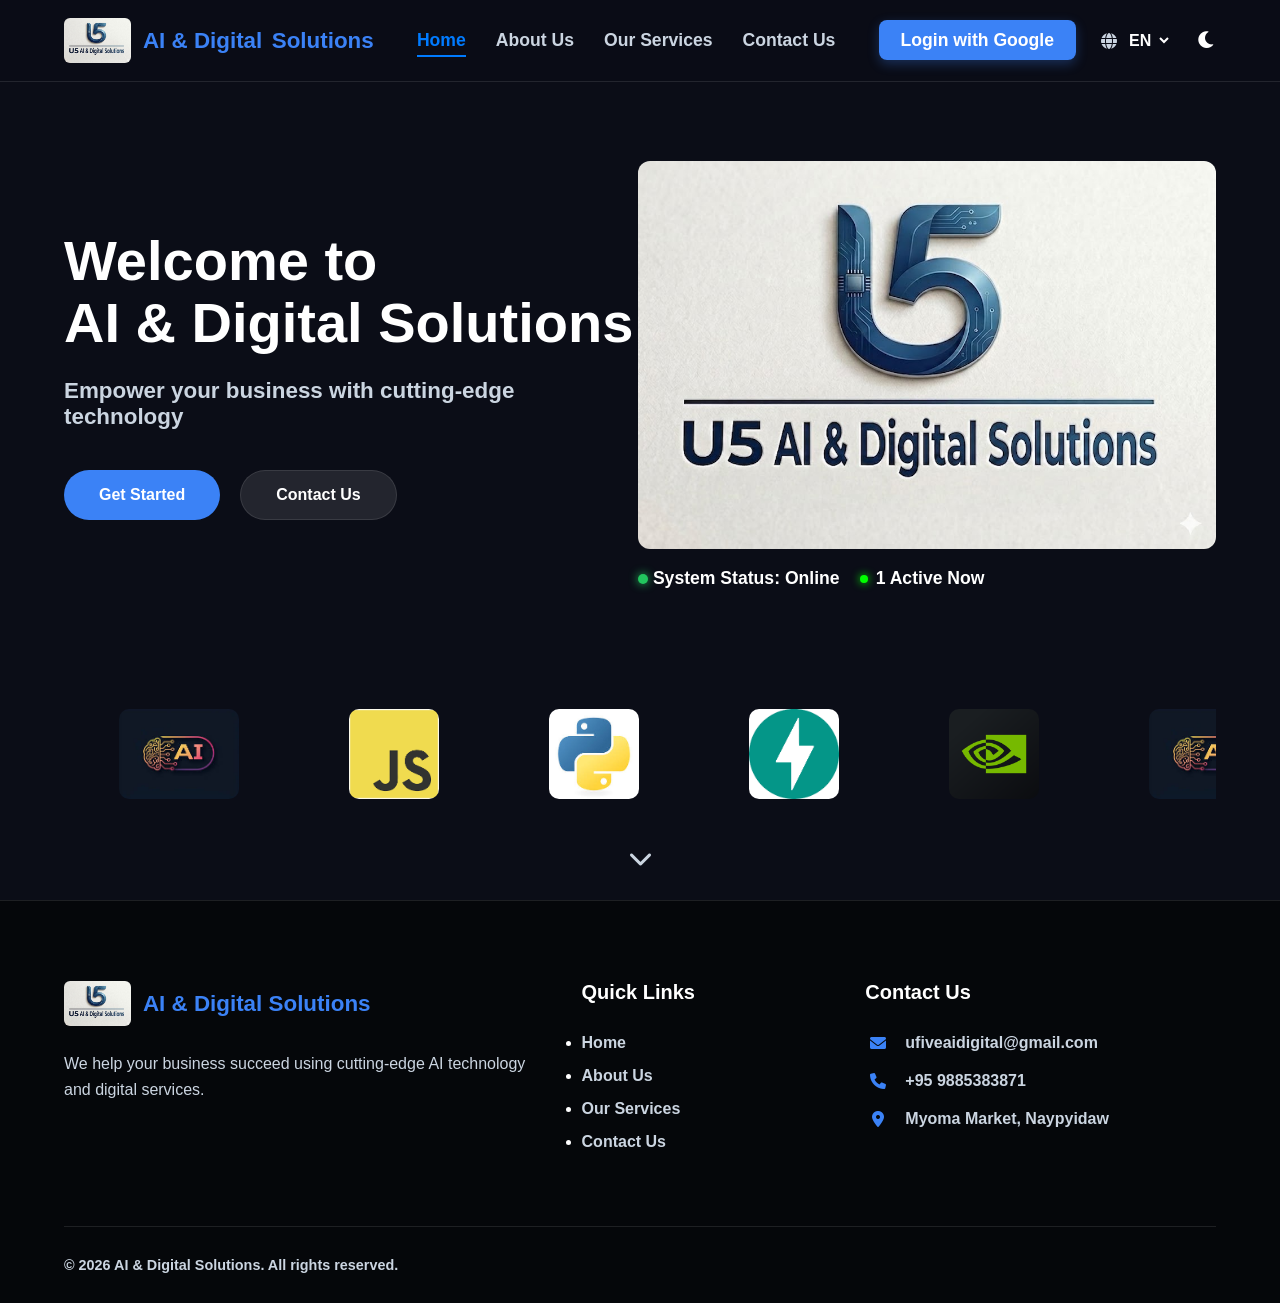
<file: frontend/index.html>
<!DOCTYPE html>
<html lang="en">

<head>
    <meta name="google-site-verification" content="KtznoveH_Ks75Y1Il6AUZqgLiiRJidvCN3mZPEbUOZA" />
    <meta charset="UTF-8">
    <meta name="viewport" content="width=device-width, initial-scale=1.0">
    <title>AI & DIGITAL SOLUTIONS | Home</title>
    <script src="https://accounts.google.com/gsi/client" async defer></script>
    <link rel="stylesheet" href="style.css">
    <link rel="stylesheet" href="https://cdnjs.cloudflare.com/ajax/libs/font-awesome/6.0.0/css/all.min.css">
</head>

<body data-theme="dark">
    <nav class="navbar">
        <div class="logo-container">
            <img src="logo.png" alt="Agency Logo" class="agency-logo-small">
            <div class="logo-text">
                <span class="brand-name">AI & Digital</span>
                <span class="brand-tagline">Solutions</span>
            </div>
        </div>

        <ul class="nav-links">


            <li><a href="#home" data-key="nav-home" class="active">Home</a></li>
            <li><a href="about.html" data-key="nav-about">About Us</a></li>
            <li><a href="services.html" data-key="nav-services">Our Services</a></li>
            <li><a href="contact.html" data-key="nav-contact">Contact Us</a></li>
        </ul>

        <div class="nav-extras">
            <div id="nav-auth-container"></div>
            <div class="language-selector">
                <i class="fas fa-globe"></i>
                <select id="lang-switch">
                    <option value="en">EN</option>
                    <option value="mm">MM</option>
                </select>
            </div>
            <button id="theme-toggle"><i class="fas fa-moon" id="theme-icon"></i></button>
        </div>
    </nav>

    <section id="home" class="hero">
        <div class="hero-container">
            <div class="hero-left">
                <h1 class="hero-title" data-key="home-title">Welcome to <br> AI & Digital Solutions</h1>
                <p class="hero-subtitle" data-key="home-subtitle">Empower your business with cutting-edge technology</p>
                <div class="hero-btns">
                    <a href="services.html" class="btn-get-started" data-key="btn-get-started">
                        Login with Google <i class="fas fa-arrow-right"></i>
                    </a>
                    <a href="contact.html" class="btn-contact-us" data-key="btn-contact">Contact Us</a>
                </div>
            </div>

            <div class="hero-right">
                <div class="feature-image-wrapper">
                    <img src="logo.png" alt="Feature Logo" class="agency-logo-large">

                    <div class="system-status-container">
                        <div class="system-status">
                            <span class="dot"></span> System Status: Online
                        </div>

                        <div class="status-item active-users-item">
                            <span class="blink-green-dot"></span>
                            <span><b id="active-user-count">1</b> Active Now</span>
                        </div>
                    </div>
                </div>
            </div>
        </div>
        <div class="logos-container">
            <div class="logos-wrapper">
                <div class="logos-slide">
                    <img src="assets/logos/ai.jpg" alt="AI">
                    <img src="assets/logos/js.png" alt="JS">
                    <img src="assets/logos/python.jpg" alt="Python">
                    <img src="assets/logos/fastapi.png" alt="FastAPI">
                    <img src="assets/logos/nvidia.png" alt="NVIDIA">
                </div>
                <div class="logos-slide">
                    <img src="assets/logos/ai.jpg" alt="AI">
                    <img src="assets/logos/js.png" alt="JS">
                    <img src="assets/logos/python.jpg" alt="Python">
                    <img src="assets/logos/fastapi.png" alt="FastAPI">
                    <img src="assets/logos/nvidia.png" alt="NVIDIA">
                </div>
            </div>
        </div>

        <i class="fas fa-chevron-down scroll-down-icon"></i>
    </section>

    <footer class="footer">
        <div class="footer-container">
            <div class="footer-about">
                <div class="footer-logo">
                    <img src="logo.png" alt="Logo">
                    <span>AI & Digital Solutions</span>
                </div>
                <p data-key="footer-desc">ကျွန်ုပ်တို့သည် ခေတ်မီဆန်းသစ်သော AI နည်းပညာများနှင့် Digital
                    ဝန်ဆောင်မှုများကို အသုံးပြု၍ သင့်လုပ်ငန်းများကို အကောင်းဆုံး ကူညီဆောင်ရွက်ပေးနေပါသည်။</p>
            </div>
            <div class="footer-links">
                <h3 data-key="footer-quick-links">Quick Links</h3>
                <ul>
                    <li><a href="index.html" data-key="nav-home">Home</a></li>
                    <li><a href="about.html" data-key="nav-about">About Us</a></li>
                    <li><a href="services.html" data-key="nav-services">Services</a></li>
                    <li><a href="contact.html" data-key="nav-contact">Contact Us</a></li>
                </ul>
            </div>
            <div class="footer-contact">
                <h3 data-key="footer-contact-title">Contact Us</h3>
                <div class="contact-item">
                    <i class="fas fa-envelope"></i>
                    <span>ufiveaidigital@gmail.com</span>
                </div>
                <div class="contact-item">
                    <i class="fas fa-phone"></i>
                    <span>+95 9885383871</span>
                </div>
                <div class="contact-item">
                    <i class="fas fa-location-dot"></i>
                    <span>Myoma Market, Naypyidaw</span>
                </div>
            </div>
        </div>
        <div class="footer-bottom">
            <p>&copy; 2026 AI & Digital Solutions. All rights reserved.</p>
        </div>
    </footer>

    <div id="auth-modal" class="modal" style="display:none;">
        <div class="modal-content">
            <span class="close-modal" id="close-auth-modal">&times;</span>
            <h2 style="margin-top:20px;">Welcome</h2>
            <p id="auth-modal-desc" style="color:#666; margin-bottom:20px;">Welcome to AI & DIGITAL SOLUTIONS. Please
                sign in to continue.</p>
            <div class="auth-options" style="display:flex; justify-content:center;">
                <div id="google-login-btn"></div>
            </div>
        </div>
    </div>

    <script src="script.js"></script>
</body>

</html>
</file>
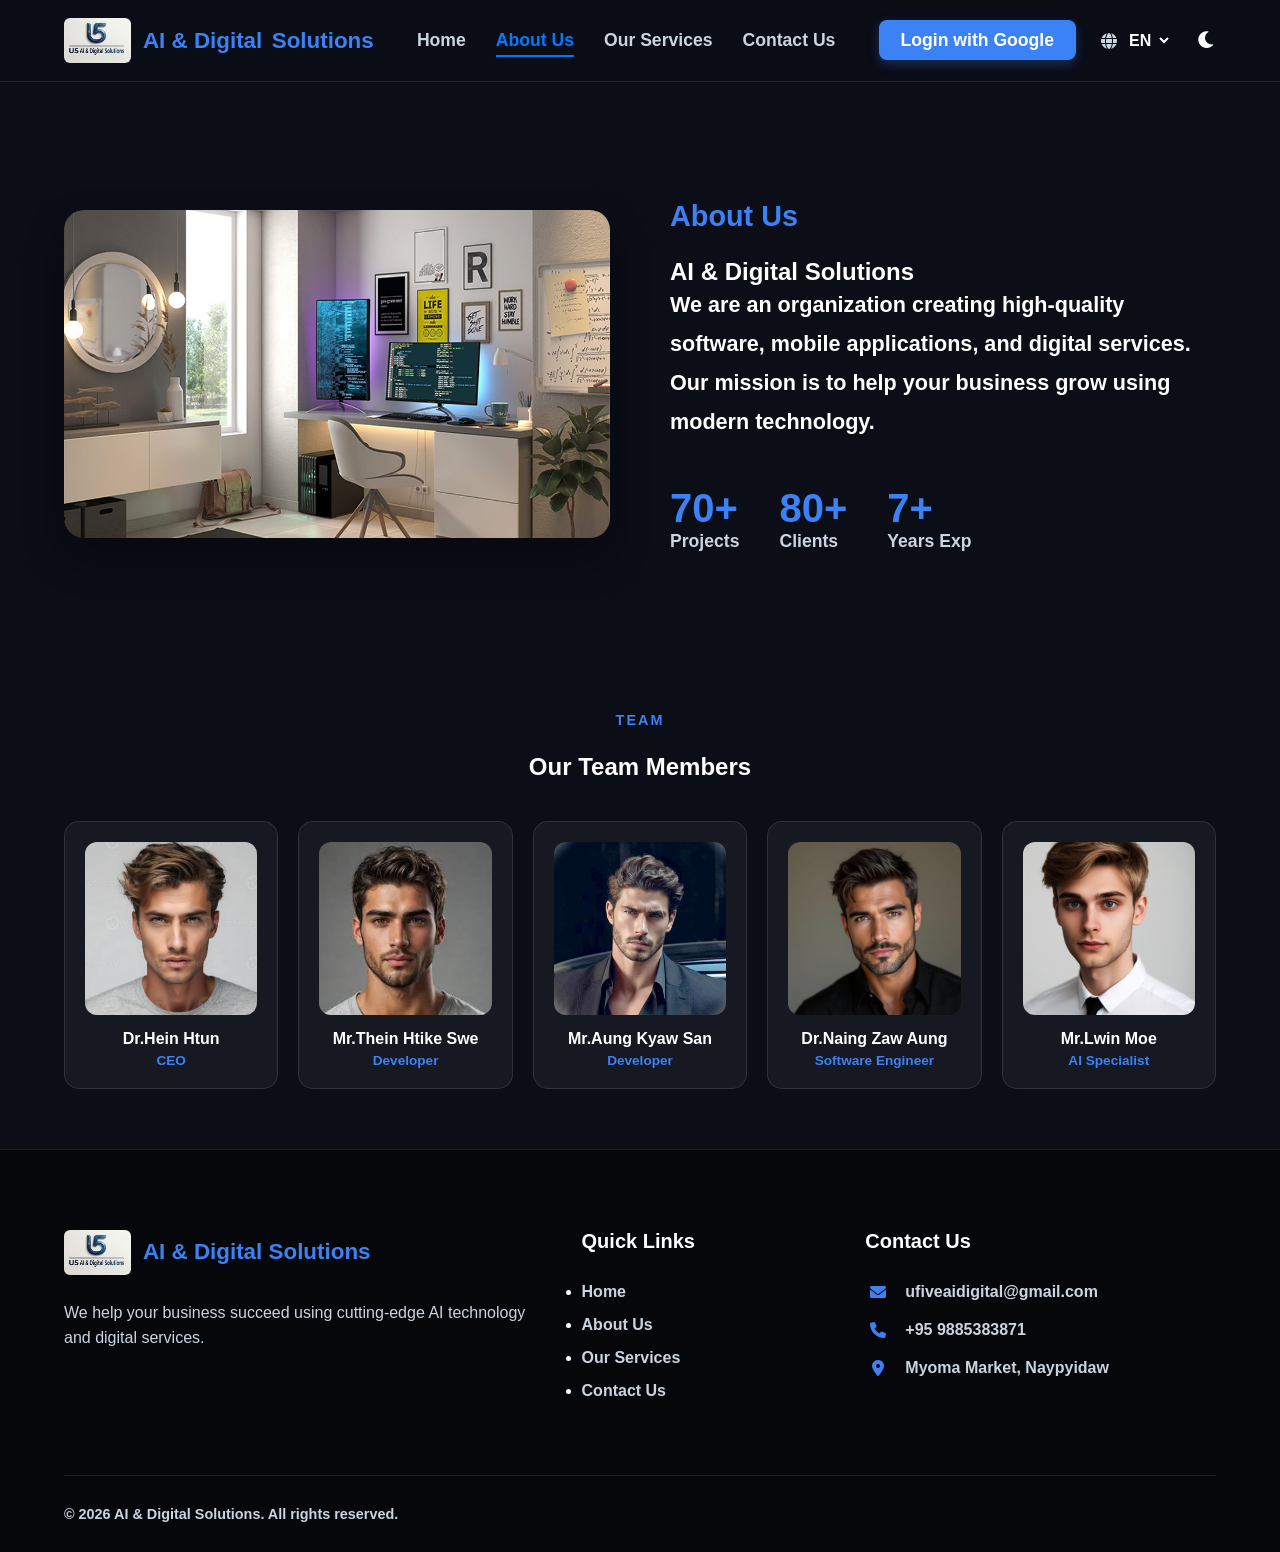
<file: frontend/about.html>
<!DOCTYPE html>
<html lang="en">

<head>
    <meta charset="UTF-8">
    <meta name="viewport" content="width=device-width, initial-scale=1.0">
    <title>About Us | AI & Digital Solutions</title>
    <script src="https://accounts.google.com/gsi/client" async defer></script>
    <link rel="stylesheet" href="style.css">
    <link rel="stylesheet" href="https://cdnjs.cloudflare.com/ajax/libs/font-awesome/6.0.0/css/all.min.css">
    <style>
        .about-page-content {
            padding-top: 100px;
            min-height: 80vh;
        }
    </style>
</head>

<body data-theme="dark">
    <nav class="navbar">
        <div class="logo-container">
            <img src="logo.png" alt="Agency Logo" class="agency-logo-small">
            <div class="logo-text">
                <span class="brand-name">AI & Digital</span>
                <span class="brand-tagline">Solutions</span>
            </div>
        </div>

        <ul class="nav-links">
            <li><a href="index.html" data-key="nav-home">Home</a></li>
            <li><a href="about.html" data-key="nav-about" class="active">About Us</a></li>
            <li><a href="services.html" data-key="nav-services">Our Services</a></li>
            <!-- <li><a href="#" data-key="nav-portfolio">Our Portfolio</a></li> -->
            <li><a href="contact.html" data-key="nav-contact">Contact Us</a></li>
        </ul>

        <div class="nav-extras">
            <div id="nav-auth-container"></div>
            <div class="language-selector">
                <i class="fas fa-globe"></i>
                <select id="lang-switch">
                    <option value="en">EN</option>
                    <option value="mm">MM</option>
                </select>
            </div>
            <button id="theme-toggle"><i class="fas fa-moon" id="theme-icon"></i></button>
        </div>
    </nav>

    <div class="about-page-content">
        <section id="about" class="about">
            <div class="about-container">
                <div class="about-left">
                    <div class="about-image-wrapper">
                        <img src="assets/images/about-us.jpg" alt="About Our Agency">
                        <div class="experience-badge">
                            <h2 data-key="about-exp-num">10+</h2>
                            <p data-key="about-exp-text">Years Experience</p>
                        </div>
                    </div>
                </div>

                <div class="about-right">
                    <span class="sub-title" data-key="about-sub-title">About Us</span>
                    <h2 class="section-title" data-key="about-main-title">AI & Digital Solutions</h2>
                    <p class="about-description" data-key="about-desc">
                        We are an organization creating high-quality software, mobile applications, and digital
                        services.
                        Our mission is to help your business grow using modern technology.
                    </p>

                    <div class="about-stats">
                        <div class="stat-item">
                            <h3 data-key="stat-projects">70+</h3>
                            <p data-key="stat-projects-text">Projects</p>
                        </div>
                        <div class="stat-item">
                            <h3 data-key="stat-clients">80+</h3>
                            <p data-key="stat-clients-text">Clients</p>
                        </div>
                        <div class="stat-item">
                            <h3 data-key="stat-exp">7+</h3>
                            <p data-key="stat-exp-text">Years Exp</p>
                        </div>
                    </div>
                </div>
            </div>
        </section>

        <section class="team-section">
            <div class="container">
                <div class="section-header">
                    <span class="sub-title" data-key="team-sub-title">TEAM</span>
                    <h2 class="section-title" data-key="team-title">Our Team Members</h2>
                </div>
                <div class="team-grid">
                    <div class="team-card">
                        <div class="member-img"><img src="assets/images/team1.jpg" alt="CEO"></div>
                        <div class="member-info">
                            <h3 data-key="team-1-name">DR.Hein Htun</h3>
                            <p data-key="team-1-role">CEO</p>
                        </div>
                    </div>
                    <div class="team-card">
                        <div class="member-img"><img src="assets/images/team2.jpg" alt="Developer"></div>
                        <div class="member-info">
                            <h3 data-key="team-2-name">MR.Thein Htike Swe</h3>
                            <p data-key="team-2-role">Developer</p>
                        </div>
                    </div>
                    <div class="team-card">
                        <div class="member-img"><img src="assets/images/team3.jpg" alt="Developer"></div>
                        <div class="member-info">
                            <h3 data-key="team-3-name">MR.Aung Kyaw San</h3>
                            <p data-key="team-3-role">Developer</p>
                        </div>
                    </div>
                    <div class="team-card">
                        <div class="member-img"><img src="assets/images/team4.jpg" alt="Software Engineer"></div>
                        <div class="member-info">
                            <h3 data-key="team-4-name">DR.Naing Zaw Aung</h3>
                            <p data-key="team-4-role">Software Engineer</p>
                        </div>
                    </div>
                    <div class="team-card">
                        <div class="member-img"><img src="assets/images/team5.jpg" alt="AI Specialist"></div>
                        <div class="member-info">
                            <h3 data-key="team-5-name">MR.Lwin Moe</h3>
                            <p data-key="team-5-role">AI Specialist</p>
                        </div>
                    </div>
                </div>
            </div>
        </section>
    </div>

    <footer class="footer">
        <div class="footer-container">
            <div class="footer-about">
                <div class="footer-logo">
                    <img src="logo.png" alt="Logo">
                    <span>AI & Digital Solutions</span>
                </div>
                <p data-key="footer-desc">We help your business succeed using cutting-edge AI technology and digital
                    services.</p>
            </div>
            <div class="footer-links">
                <h3 data-key="footer-quick-links">Quick Links</h3>
                <ul>
                    <li><a href="index.html" data-key="nav-home">Home</a></li>
                    <li><a href="about.html" data-key="nav-about">About Us</a></li>
                    <li><a href="services.html" data-key="nav-services">Services</a></li>
                    <!-- <li><a href="#" data-key="nav-portfolio">Portfolio</a></li> -->
                    <li><a href="contact.html" data-key="nav-contact">Contact Us</a></li>
                </ul>
            </div>
            <div class="footer-contact">
                <h3 data-key="footer-contact-title">Contact Us</h3>
                <div class="contact-item"><i class="fas fa-envelope"></i> <span>ufiveaidigital@gmail.com</span></div>
                <div class="contact-item"><i class="fas fa-phone"></i> <span>+95 9885383871</span></div>
                <div class="contact-item"><i class="fas fa-location-dot"></i><span data-key="footer-location">Myoma
                        Market, Naypyidaw</span></div>
            </div>
        </div>
        <div class="footer-bottom">
            <p>&copy; 2026 AI & Digital Solutions. All rights reserved.</p>
        </div>
    </footer>
    <script src="script.js"></script>
</body>

</html>
</file>
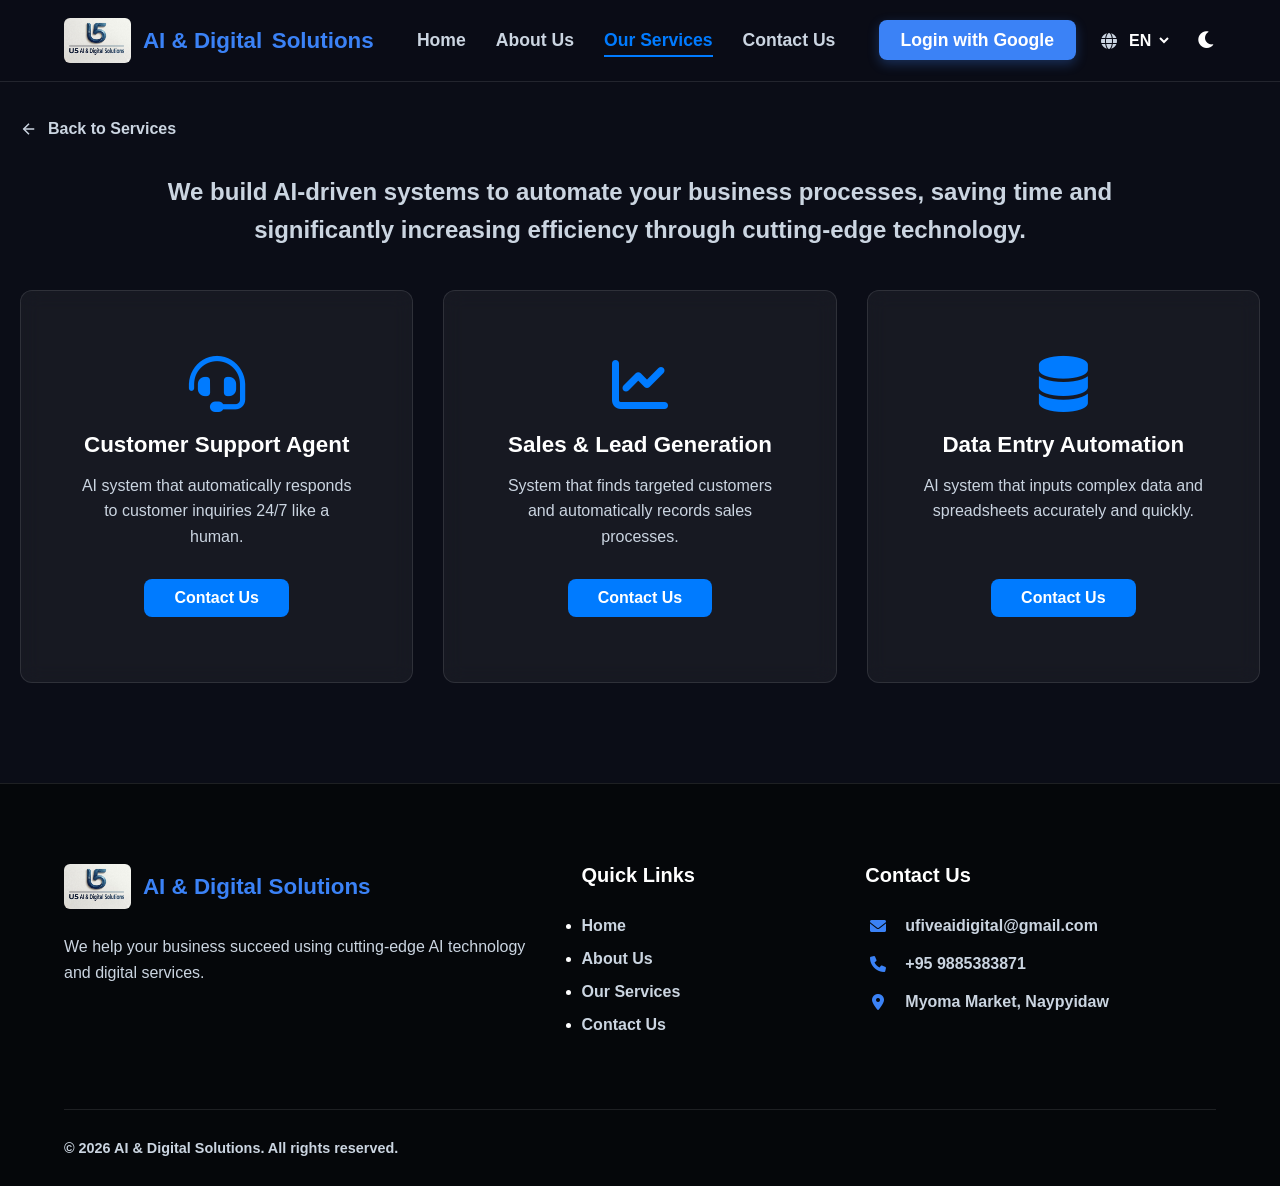
<file: frontend/ai_agent.html>
<!DOCTYPE html>
<html lang="en">

<head>
    <meta charset="UTF-8">
    <meta name="viewport" content="width=device-width, initial-scale=1.0">
    <title>AI Agent & Automation | AI & Digital Solutions</title>
    <script src="https://accounts.google.com/gsi/client" async defer></script>
    <link rel="stylesheet" href="style.css">
    <link rel="stylesheet" href="https://cdnjs.cloudflare.com/ajax/libs/font-awesome/6.0.0/css/all.min.css">

    <style>
        body {
            padding-top: 100px;
        }

        .main-wrapper {
            max-width: 1300px;
            margin: 0 auto;
            padding: 20px;
        }

        .back-link {
            display: inline-flex;
            align-items: center;
            color: var(--text-dim);
            text-decoration: none;
            margin-bottom: 25px;
            font-weight: 700;
            transition: 0.3s;
        }

        .back-link:hover {
            color: var(--primary-blue);
        }

        /* ၃ ကတ် ၁ တန်း ပုံစံ Grid */
        .service-grid {
            display: grid;
            grid-template-columns: repeat(3, 1fr);
            gap: 30px;
            margin-top: 20px;
            /* Card တွေကို အပေါ်ထပ်တိုးထားသည် */
        }

        .service-card {
            background: var(--card-bg);
            border-radius: 12px;
            overflow: hidden;
            border: 1px solid var(--glass-border);
            transition: 0.3s;
            backdrop-filter: blur(10px);
            display: flex;
            flex-direction: column;
            aspect-ratio: 1 / 1;
        }

        .service-card:hover {
            transform: translateY(-5px);
            border-color: var(--primary-blue);
            box-shadow: 0 10px 20px rgba(0, 0, 0, 0.2);
        }

        .card-body {
            padding: 25px;
            display: flex;
            flex-direction: column;
            flex-grow: 1;
            justify-content: center;
            align-items: center;
            text-align: center;
        }

        .card-icon {
            font-size: 3.5rem;
            color: #007bff;
            margin-bottom: 20px;
        }

        .card-body h3 {
            margin: 0 0 15px 0;
            color: var(--text-color);
            font-weight: 800;
            font-size: 1.4rem;
        }

        .card-body p {
            color: var(--text-dim);
            margin: 0 0 25px 0;
            font-size: 1rem;
            line-height: 1.6;
        }

        /* အပြာရောင် Box Button */
        .btn-contact-blue {
            display: inline-block;
            background: #007bff;
            color: #ffffff !important;
            padding: 10px 30px;
            border-radius: 8px;
            text-decoration: none;
            font-weight: 700;
            transition: 0.3s;
            border: none;
        }

        .btn-contact-blue:hover {
            background: #0056b3;
            transform: scale(1.05);
        }

        @media (max-width: 992px) {
            .service-grid {
                grid-template-columns: repeat(2, 1fr);
            }

            .service-card {
                aspect-ratio: auto;
                min-height: 380px;
            }
        }

        @media (max-width: 768px) {
            .service-grid {
                grid-template-columns: 1fr;
            }
        }
    </style>
</head>

<body data-theme="dark">

    <nav class="navbar">
        <div class="logo-container">
            <img src="logo.png" alt="Agency Logo" class="agency-logo-small">
            <div class="logo-text">
                <span class="brand-name">AI & Digital</span>
                <span class="brand-tagline">Solutions</span>
            </div>
        </div>
        <ul class="nav-links">
            <li><a href="index.html" data-key="nav-home">Home</a></li>
            <li><a href="about.html" data-key="nav-about">About Us</a></li>
            <li><a href="services.html" class="active" data-key="nav-services">Our Services</a></li>
            <!-- <li><a href="#" data-key="nav-portfolio">Our Portfolio</a></li> -->
            <li><a href="contact.html" data-key="nav-contact">Contact Us</a></li>
        </ul>
        <div class="nav-extras">
            <div id="nav-auth-container"></div>
            <div class="language-selector">
                <i class="fas fa-globe"></i>
                <select id="lang-switch">
                    <option value="en">EN</option>
                    <option value="mm">MM</option>
                </select>
            </div>
            <button id="theme-toggle"><i class="fas fa-moon" id="theme-icon"></i></button>
        </div>
    </nav>

    <div class="main-wrapper">
        <a href="services.html" class="back-link">
            <svg xmlns="http://www.w3.org/2000/svg" width="18" height="18" viewBox="0 0 24 24" fill="none"
                stroke="currentColor" stroke-width="2" style="margin-right: 10px;">
                <line x1="19" y1="12" x2="5" y2="12"></line>
                <polyline points="12 19 5 12 12 5"></polyline>
            </svg>
            <span data-key="back-to-services">ဝန်ဆောင်မှုများသို့ ပြန်သွားရန်</span>
        </a>

        <p data-key="automation-main-desc"
            style="text-align: center; color: var(--text-dim); margin: 10px auto 40px auto; font-size: 1.5rem; max-width: 1000px; line-height: 1.6; font-weight: 700;">
            We build AI-driven systems to automate your business processes, saving time and significantly increasing
            efficiency through cutting-edge technology.
        </p>

        <div class="service-grid">

            <div class="service-card">
                <div class="card-body">
                    <i class="fas fa-headset card-icon"></i>
                    <h3 data-key="ai-card-1-title">Customer Support Agent</h3>
                    <p data-key="ai-card-1-desc">ဖောက်သည်များ၏ မေးမြန်းချက်များကို ၂၄ နာရီပတ်လုံး လူသားကဲ့သို့
                        အလိုအလျောက် တုံ့ပြန်ဖြေကြားပေးမည့် AI စနစ်။</p>
                    <a href="contact.html" class="btn-contact-blue" data-key="btn-contact">ဆက်သွယ်ရန်</a>
                </div>
            </div>

            <div class="service-card">
                <div class="card-body">
                    <i class="fas fa-chart-line card-icon"></i>
                    <h3 data-key="ai-card-2-title">Sales & Lead Generation</h3>
                    <p data-key="ai-card-2-desc">အရောင်းလုပ်ငန်းစဉ်များတွင် ပစ်မှတ်ထားသော Customer များကို ရှာဖွေပေးပြီး
                        အလိုအလျောက် မှတ်တမ်းတင်ပေးမည့် စနစ်။</p>
                    <a href="contact.html" class="btn-contact-blue" data-key="btn-contact">ဆက်သွယ်ရန်</a>
                </div>
            </div>

            <div class="service-card">
                <div class="card-body">
                    <i class="fas fa-database card-icon"></i>
                    <h3 data-key="ai-card-3-title">Data Entry Automation</h3>
                    <p data-key="ai-card-3-desc">ရှုပ်ထွေးသော အချက်အလက်များနှင့် စာရင်းဇယားများကို AI ဖြင့်
                        တိကျမြန်ဆန်စွာ အလိုအလျောက် ရိုက်သွင်းပေးမည့် စနစ်။</p>
                    <a href="contact.html" class="btn-contact-blue" data-key="btn-contact">ဆက်သွယ်ရန်</a>
                </div>
            </div>

        </div>
    </div>

    <footer class="footer" style="margin-top: 80px;">
        <div class="footer-container">
            <div class="footer-about">
                <div class="footer-logo">
                    <img src="logo.png" alt="Logo">
                    <span>AI & Digital Solutions</span>
                </div>
                <p data-key="footer-desc">We help your business succeed using cutting-edge AI technology and digital
                    services.</p>
            </div>
            <div class="footer-links">
                <h3 data-key="footer-quick-links">Quick Links</h3>
                <ul>
                    <li><a href="index.html" data-key="nav-home">Home</a></li>
                    <li><a href="about.html" data-key="nav-about">About Us</a></li>
                    <li><a href="services.html" data-key="nav-services">Services</a></li>
                    <!-- <li><a href="#" data-key="nav-portfolio">Portfolio</a></li> -->
                    <li><a href="contact.html" data-key="nav-contact">Contact Us</a></li>
                </ul>
            </div>
            <div class="footer-contact">
                <h3 data-key="footer-contact-title">Contact Us</h3>
                <div class="contact-item"><i class="fas fa-envelope"></i> <span>ufiveaidigital@gmail.com</span></div>
                <div class="contact-item"><i class="fas fa-phone"></i> <span>+95 9885383871</span></div>
                <div class="contact-item"><i class="fas fa-location-dot"></i><span data-key="footer-location">Myoma
                        Market, Naypyidaw</span></div>
            </div>
        </div>
        <div class="footer-bottom">
            <p>&copy; 2026 AI & Digital Solutions. All rights reserved.</p>
        </div>
    </footer>

    <script src="script.js"></script>
</body>

</html>
</file>
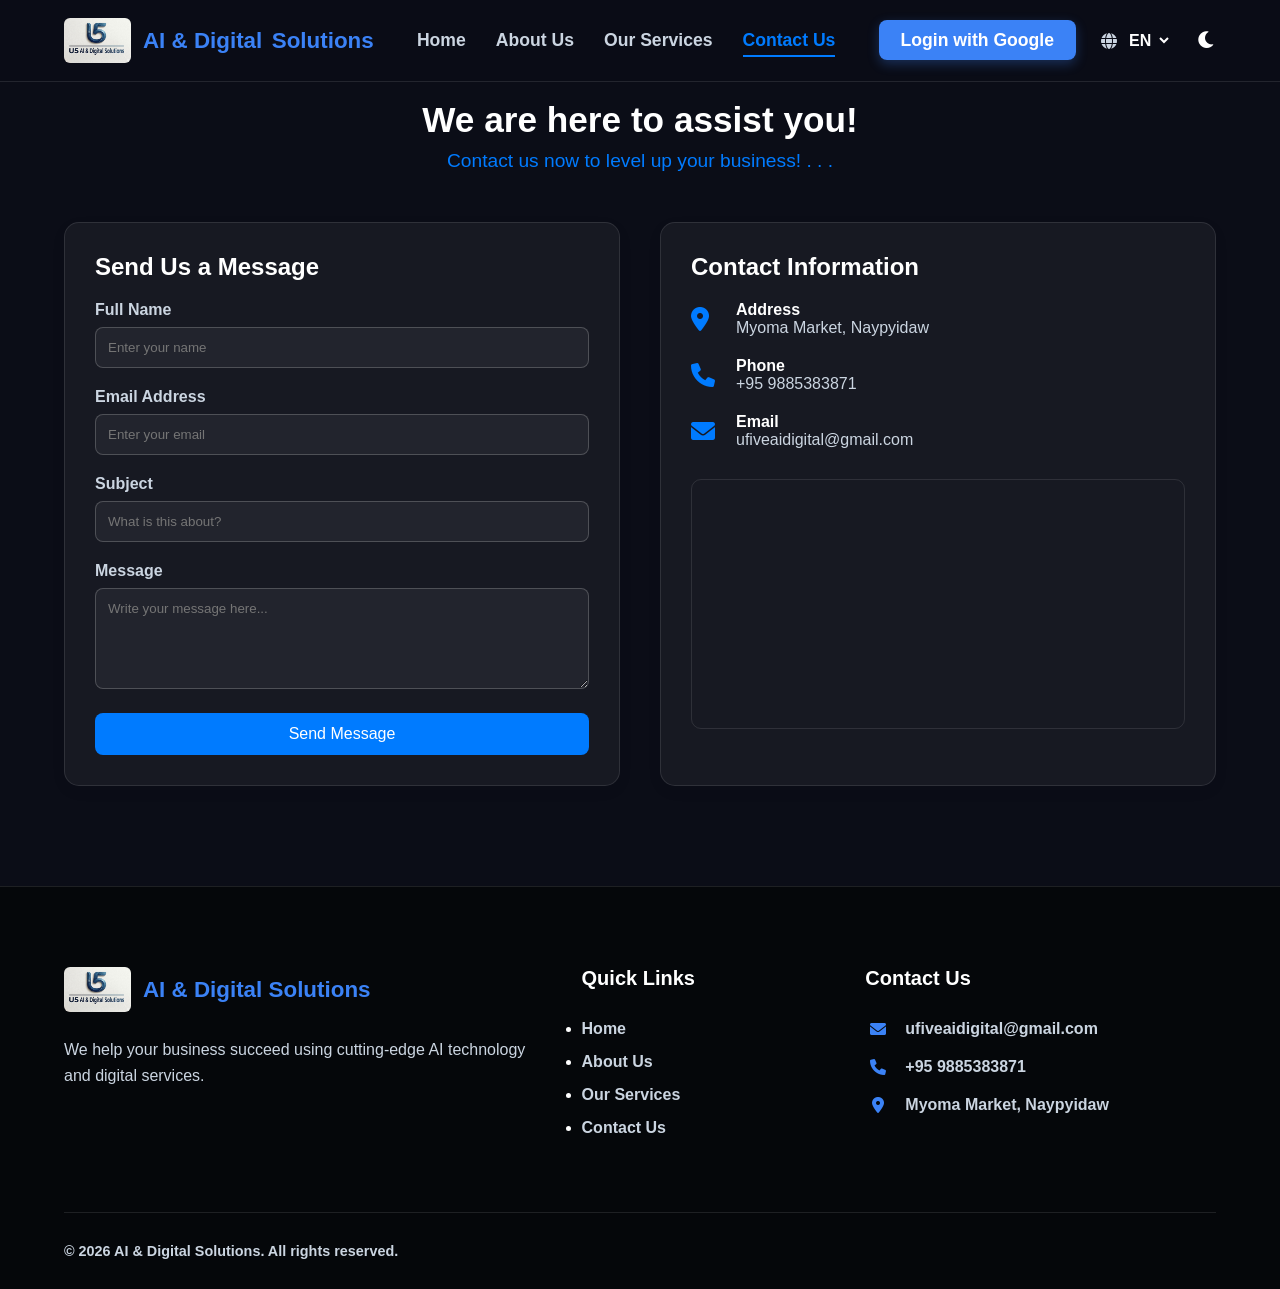
<file: frontend/contact.html>
<!DOCTYPE html>
<html lang="en">

<head>
    <meta charset="UTF-8">
    <meta name="viewport" content="width=device-width, initial-scale=1.0">
    <title>Contact Us | AI & Digital Solutions</title>
    <script src="https://accounts.google.com/gsi/client" async defer></script>
    <link rel="stylesheet" href="style.css">
    <link rel="stylesheet" href="https://cdnjs.cloudflare.com/ajax/libs/font-awesome/6.0.0/css/all.min.css">
</head>

<body data-theme="dark">
    <nav class="navbar">
        <div class="logo-container">
            <img src="logo.png" alt="Agency Logo" class="agency-logo-small">
            <div class="logo-text">
                <span class="brand-name">AI & Digital</span>
                <span class="brand-tagline">Solutions</span>
            </div>
        </div>
        <ul class="nav-links">
            <li><a href="index.html" data-key="nav-home">Home</a></li>
            <li><a href="about.html" data-key="nav-about">About Us</a></li>
            <li><a href="services.html" data-key="nav-services">Our Services</a></li>
            <li><a href="contact.html" data-key="nav-contact" class="active">Contact Us</a></li>
        </ul>
        <div class="nav-extras">
            <div id="nav-auth-container"></div>
            <div class="language-selector">
                <i class="fas fa-globe"></i>
                <select id="lang-switch">
                    <option value="en">EN</option>
                    <option value="mm">MM</option>
                </select>
            </div>
            <button id="theme-toggle"><i class="fas fa-moon" id="theme-icon"></i></button>
        </div>
    </nav>

    <section class="contact-page-container">
        <div class="contact-header-text">
            <h2 data-key="contact-sub-title">We are here to assist you!</h2>
            <p data-key="contact-level-up">Let's level up your Business, Together . . .</p>
        </div>
        <div class="contact-wrapper">
            <div class="contact-form-section">
                <h2 data-key="contact-form-title">Send Us a Message</h2>
                <form id="contact-form">
                    <div class="input-group">
                        <label data-key="label-name">Full Name</label>
                        <input type="text" id="name" placeholder="Enter your name" required>
                    </div>
                    <div class="input-group">
                        <label data-key="label-email">Email Address</label>
                        <input type="email" id="email" placeholder="Enter your email" required>
                    </div>
                    <div class="input-group">
                        <label data-key="label-subject">Subject</label>
                        <input type="text" id="subject" placeholder="What is this about?">
                    </div>
                    <div class="input-group">
                        <label data-key="label-message">Message</label>
                        <textarea id="message" rows="5" placeholder="Write your message here..." required></textarea>
                    </div>
                    <button type="submit" class="btn-submit" data-key="btn-send">Send Message</button>
                </form>
            </div>

            <div class="contact-info-section">
                <h2 data-key="contact-info-title">Contact Information</h2>
                <div class="info-cards">
                    <div class="info-item">
                        <i class="fas fa-location-dot"></i>
                        <div>
                            <h4 data-key="info-address-label">Address</h4>
                            <p data-key="footer-location">Myoma Market, Naypyidaw</p>
                        </div>
                    </div>
                    <div class="info-item">
                        <i class="fas fa-phone"></i>
                        <div>
                            <h4 data-key="info-phone-label">Phone</h4>
                            <p>+95 9885383871</p>
                        </div>
                    </div>
                    <div class="info-item">
                        <i class="fas fa-envelope"></i>
                        <div>
                            <h4 data-key="info-email-label">Email</h4>
                            <p>ufiveaidigital@gmail.com</p>
                        </div>
                    </div>
                </div>
                <div class="map-container">
                    <iframe
                        src="https://www.google.com/maps/embed?pb=!1m18!1m12!1m3!1d15024.463282270903!2d96.1130678!3d19.7493064!2m3!1f0!2f0!3f0!3m2!1i1024!2i768!4f13.1!3m3!1m2!1s0x30c8948d3c267861%3A0x67396a32857e4e11!2sNaypyidaw!5e0!3m2!1sen!2smm!4v1700000000000"
                        style="border:0;" allowfullscreen="" loading="lazy"></iframe>
                </div>
            </div>
        </div>
    </section>

    <footer class="footer">
        <div class="footer-container">
            <div class="footer-about">
                <div class="footer-logo">
                    <img src="logo.png" alt="Logo">
                    <span>AI & Digital Solutions</span>
                </div>
                <p data-key="footer-desc">We help your business succeed using cutting-edge AI technology and digital
                    services.</p>
            </div>
            <div class="footer-links">
                <h3 data-key="footer-quick-links">Quick Links</h3>
                <ul>
                    <li><a href="index.html" data-key="nav-home">Home</a></li>
                    <li><a href="about.html" data-key="nav-about">About Us</a></li>
                    <li><a href="services.html" data-key="nav-services">Services</a></li>
                    <li><a href="contact.html" data-key="nav-contact">Contact Us</a></li>
                </ul>
            </div>
            <div class="footer-contact">
                <h3 data-key="footer-contact-title">Contact Us</h3>
                <div class="contact-item"><i class="fas fa-envelope"></i> <span>ufiveaidigital@gmail.com</span></div>
                <div class="contact-item"><i class="fas fa-phone"></i> <span>+95 9885383871</span></div>
                <div class="contact-item"><i class="fas fa-location-dot"></i><span data-key="footer-location">Myoma
                        Market, Naypyidaw</span></div>
            </div>
        </div>
        <div class="footer-bottom">
            <p>© 2026 AI & Digital Solutions. All rights reserved.</p>
        </div>
    </footer>

    <script src="script.js"></script>

    <script>
        document.addEventListener("DOMContentLoaded", function () {
            const contactForm = document.getElementById('contact-form');

            if (contactForm) {
                contactForm.addEventListener('submit', async function (e) {
                    e.preventDefault(); // ခလုတ်နှိပ်သည့်အခါ Page ကြီး Refresh ဖြစ်သွားခြင်းကို တားဆီးရန်

                    // Input အကွက်များထဲမှ တန်ဖိုးများကို ယူခြင်း
                    const name = document.getElementById('name').value;
                    const email = document.getElementById('email').value;
                    const message = document.getElementById('message').value;

                    // Backend သို့ ပို့မည့် JSON Structure
                    const data = {
                        name: name,
                        email: email,
                        message: message
                    };

                    try {
                        // Option 1: Localhost အတွက် (သင့်ကွန်ပျူတာမှာ uvicorn ဖြင့် Run နေချိန်သုံးရန်)
                        const backendUrl = "http://localhost:8000/api/contact";

                        // Option 2: Render Server အတွက် (Online ပေါ်အမှန်တကယ် တင်ထားချိန်သုံးရန်)
                        //const backendUrl = "https://my-blog-5ygr.onrender.com/api/contact"

                        const response = await fetch(backendUrl, {
                            method: 'POST',
                            headers: {
                                'Content-Type': 'application/json'
                            },
                            body: JSON.stringify(data)
                        });

                        const result = await response.json();

                        if (response.ok) {
                            // အောင်မြင်ပါက Alert ပြပြီး စာရိုက်ထားသည်များကို ရှင်းထုတ်မည်
                            alert("Message Sent Successfully! We will contact you soon.");
                            contactForm.reset();
                        } else {
                            alert("Error: " + (result.detail || "Failed to send message"));
                        }
                    } catch (error) {
                        console.error("Error sending message:", error);
                        alert("Something went wrong! Please check your connection.");
                    }
                });
            }
        });
    </script>
</body>

</html>
</file>
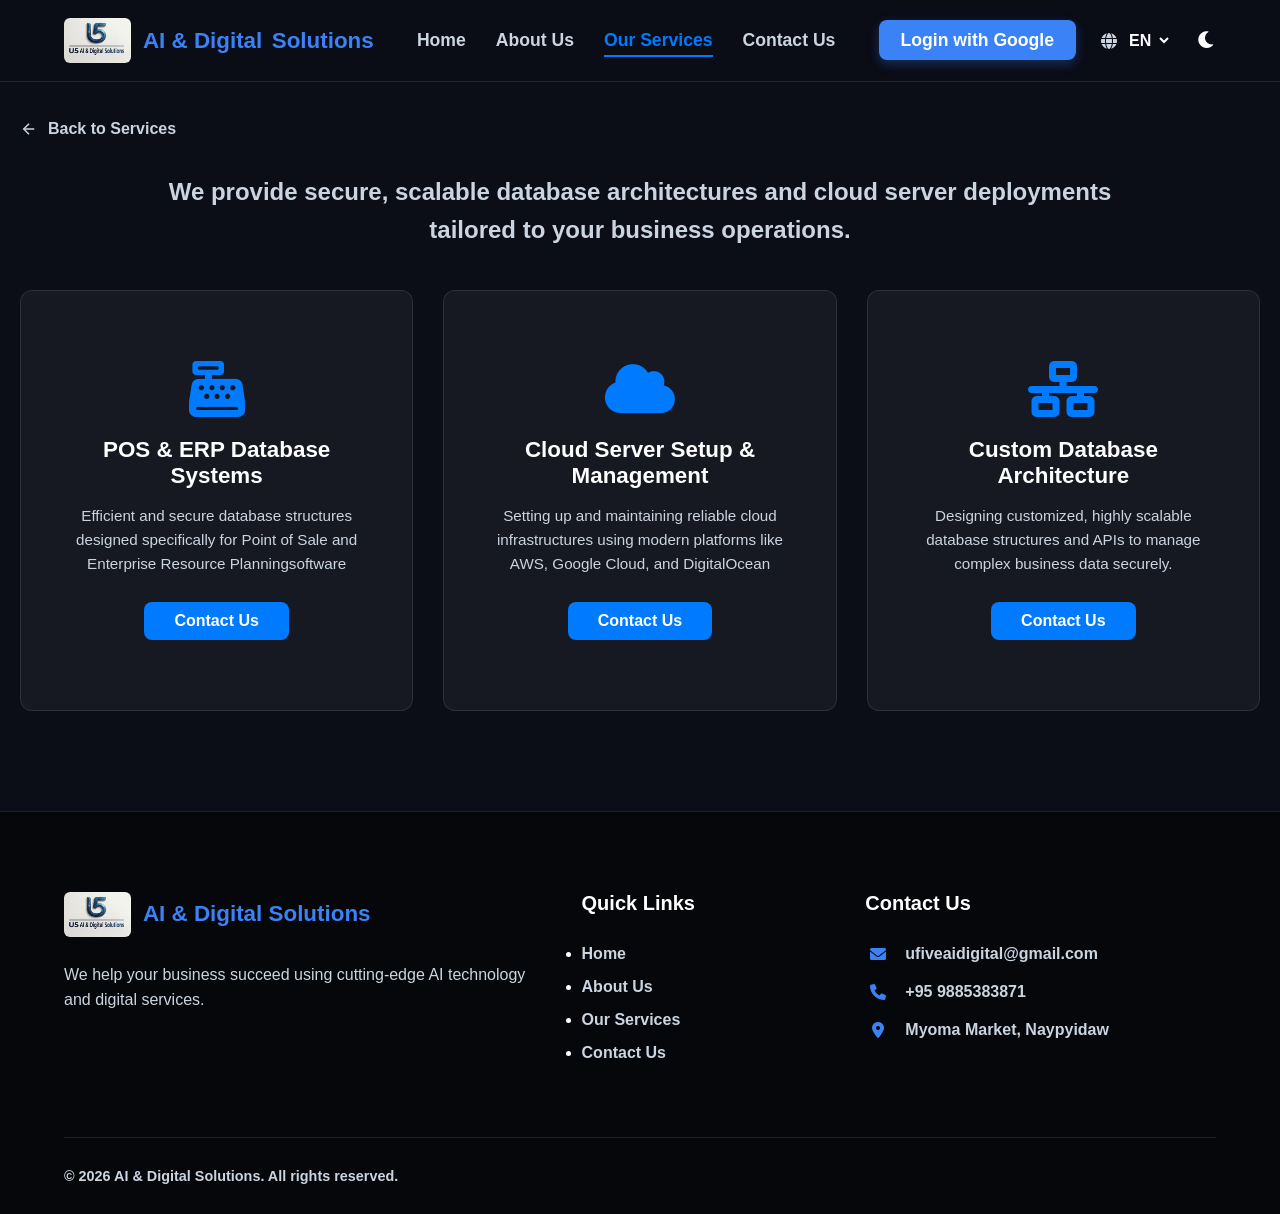
<file: frontend/database.html>
<!DOCTYPE html>
<html lang="en">

<head>
    <meta charset="UTF-8">
    <meta name="viewport" content="width=device-width, initial-scale=1.0">
    <title>Database & Cloud Solutions | AI & Digital Solutions</title>
    <script src="https://accounts.google.com/gsi/client" async defer></script>
    <link rel="stylesheet" href="style.css">
    <link rel="stylesheet" href="https://cdnjs.cloudflare.com/ajax/libs/font-awesome/6.0.0/css/all.min.css">

    <style>
        body {
            padding-top: 100px;
        }

        .main-wrapper {
            max-width: 1300px;
            margin: 0 auto;
            padding: 20px;
        }

        .back-link {
            display: inline-flex;
            align-items: center;
            color: var(--text-dim);
            text-decoration: none;
            margin-bottom: 25px;
            font-weight: 700;
            transition: 0.3s;
        }

        .back-link:hover {
            color: var(--primary-blue);
        }

        /* ၃ ကတ် ၁ တန်း ပုံစံ Grid */
        /* ၃ ကတ် ၁ တန်း ပုံစံ Grid */
        .service-grid {
            display: grid;
            grid-template-columns: repeat(3, 1fr);
            gap: 30px;
            margin-top: 20px;
            align-items: stretch;
            /* ကတ်အားလုံး အမြင့်ညီအောင် လုပ်ပေးသည် */
        }

        .service-card {
            background: var(--card-bg);
            border-radius: 12px;
            overflow: hidden;
            border: 1px solid var(--glass-border);
            transition: 0.3s;
            backdrop-filter: blur(10px);
            display: flex;
            flex-direction: column;
            height: 100%;
            /* ကတ်အမြင့်ကို grid အတိုင်း အပြည့်ယူစေသည် */
        }

        .service-card:hover {
            transform: translateY(-5px);
            border-color: var(--primary-blue);
            box-shadow: 0 10px 20px rgba(0, 0, 0, 0.2);
        }

        .card-body {
            padding: 30px 20px;
            /* padding ကို နည်းနည်း ပိုပေးလိုက်သည် */
            text-align: center;
            display: flex;
            flex-direction: column;
            flex-grow: 1;
            /* card body ကို card အိမ်အပြည့် နေရာယူစေသည် */
        }

        .card-icon {
            font-size: 3.5rem;
            color: #007bff;
            margin-bottom: 20px;
        }

        .card-body h3 {
            margin: 0 0 15px 0;
            color: var(--text-color);
            font-weight: 800;
            font-size: 1.4rem;
        }

        .card-body p {
            color: var(--text-dim);
            font-size: 0.95rem;
            line-height: 1.6;
            margin-bottom: 25px;
            flex-grow: 1;
            /* စာသားတိုသည်ဖြစ်စေ ရှည်သည်ဖြစ်စေ ကျန်တဲ့နေရာလွတ်ကို ယူပြီး ခလုတ်ကို အောက်တွန်းပို့ပေးသည် */
        }

        /* အပြာရောင် Box Button */
        .btn-contact-blue {
            display: block;
            /* block ပြောင်းလိုက်ရင် width ညှိရတာ ပိုလွယ်သည် */
            width: fit-content;
            margin: 0 auto;
            /* ခလုတ်ကို အလယ်ပို့သည် */
            background: #007bff;
            color: #ffffff !important;
            padding: 10px 30px;
            border-radius: 8px;
            text-decoration: none;
            font-weight: 700;
            transition: 0.3s;
            border: none;
            margin-top: auto;
            /* ခလုတ်ကို အမြဲတမ်း အောက်ဆုံးမှာ ကပ်နေစေသည် */
        }

        @media (max-width: 992px) {
            .service-grid {
                grid-template-columns: repeat(2, 1fr);
            }

            .service-card {
                aspect-ratio: auto;
                min-height: 380px;
            }
        }

        @media (max-width: 768px) {
            .service-grid {
                grid-template-columns: 1fr;
            }
        }
    </style>
</head>

<body data-theme="dark">

    <nav class="navbar">
        <div class="logo-container">
            <img src="logo.png" alt="Agency Logo" class="agency-logo-small">
            <div class="logo-text">
                <span class="brand-name">AI & Digital</span>
                <span class="brand-tagline">Solutions</span>
            </div>
        </div>
        <ul class="nav-links">
            <li><a href="index.html" data-key="nav-home">Home</a></li>
            <li><a href="about.html" data-key="nav-about">About Us</a></li>
            <li><a href="services.html" class="active" data-key="nav-services">Our Services</a></li>
            <!-- <li><a href="#" data-key="nav-portfolio">Our Portfolio</a></li> -->
            <li><a href="contact.html" data-key="nav-contact">Contact Us</a></li>
        </ul>
        <div class="nav-extras">
            <div id="nav-auth-container"></div>
            <div class="language-selector">
                <i class="fas fa-globe"></i>
                <select id="lang-switch">
                    <option value="en">EN</option>
                    <option value="mm">MM</option>
                </select>
            </div>
            <button id="theme-toggle"><i class="fas fa-moon" id="theme-icon"></i></button>
        </div>
    </nav>

    <div class="main-wrapper">
        <a href="services.html" class="back-link">
            <svg xmlns="http://www.w3.org/2000/svg" width="18" height="18" viewBox="0 0 24 24" fill="none"
                stroke="currentColor" stroke-width="2" style="margin-right: 10px;">
                <line x1="19" y1="12" x2="5" y2="12"></line>
                <polyline points="12 19 5 12 12 5"></polyline>
            </svg>
            <span data-key="back-to-services">ဝန်ဆောင်မှုများသို့ ပြန်သွားရန်</span>
        </a>

        <p data-key="db-main-desc"
            style="text-align: center; color: var(--text-dim); margin: 10px auto 40px auto; font-size: 1.5rem; max-width: 1000px; line-height: 1.6; font-weight: 700;">
            We provide secure, scalable database architectures and cloud server deployments tailored to your business
            operations.
        </p>

        <div class="service-grid">

            <div class="service-card">
                <div class="card-body">
                    <i class="fas fa-cash-register card-icon"></i>
                    <h3 data-key="db-card-1-title">POS & ERP Database Systems</h3>
                    <p data-key="db-card-1-desc">Efficient and secure database structures designed specifically for
                        Point of Sale and Enterprise Resource Planning software.</p>
                    <a href="contact.html" class="btn-contact-blue" data-key="btn-contact">ဆက်သွယ်ရန်</a>
                </div>
            </div>

            <div class="service-card">
                <div class="card-body">
                    <i class="fas fa-cloud card-icon"></i>
                    <h3 data-key="db-card-2-title">Cloud Server Setup & Management</h3>
                    <p data-key="db-card-2-desc">Setting up and maintaining reliable cloud infrastructures using modern
                        platforms like AWS, Google Cloud, and DigitalOcean.</p>
                    <a href="contact.html" class="btn-contact-blue" data-key="btn-contact">ဆက်သွယ်ရန်</a>
                </div>
            </div>

            <div class="service-card">
                <div class="card-body">
                    <i class="fas fa-network-wired card-icon"></i>
                    <h3 data-key="db-card-3-title">Custom Database Architecture</h3>
                    <p data-key="db-card-3-desc">Designing customized, highly scalable database structures and APIs to
                        manage complex business data securely.</p>
                    <a href="contact.html" class="btn-contact-blue" data-key="btn-contact">ဆက်သွယ်ရန်</a>
                </div>
            </div>

        </div>
    </div>

    <footer class="footer" style="margin-top: 80px;">
        <div class="footer-container">
            <div class="footer-about">
                <div class="footer-logo">
                    <img src="logo.png" alt="Logo">
                    <span>AI & Digital Solutions</span>
                </div>
                <p data-key="footer-desc">We help your business succeed using cutting-edge AI technology and digital
                    services.</p>
            </div>
            <div class="footer-links">
                <h3 data-key="footer-quick-links">Quick Links</h3>
                <ul>
                    <li><a href="index.html" data-key="nav-home">Home</a></li>
                    <li><a href="about.html" data-key="nav-about">About Us</a></li>
                    <li><a href="services.html" data-key="nav-services">Services</a></li>
                    <!-- <li><a href="#" data-key="nav-portfolio">Portfolio</a></li> -->
                    <li><a href="contact.html" data-key="nav-contact">Contact Us</a></li>
                </ul>
            </div>
            <div class="footer-contact">
                <h3 data-key="footer-contact-title">Contact Us</h3>
                <div class="contact-item"><i class="fas fa-envelope"></i> <span>ufiveaidigital@gmail.com</span></div>
                <div class="contact-item"><i class="fas fa-phone"></i> <span>+95 9885383871</span></div>
                <div class="contact-item"><i class="fas fa-location-dot"></i><span data-key="footer-location">Myoma
                        Market, Naypyidaw</span></div>
            </div>
        </div>
        <div class="footer-bottom">
            <p>&copy; 2026 AI & Digital Solutions. All rights reserved.</p>
        </div>
    </footer>

    <script src="script.js"></script>
</body>

</html>
</file>
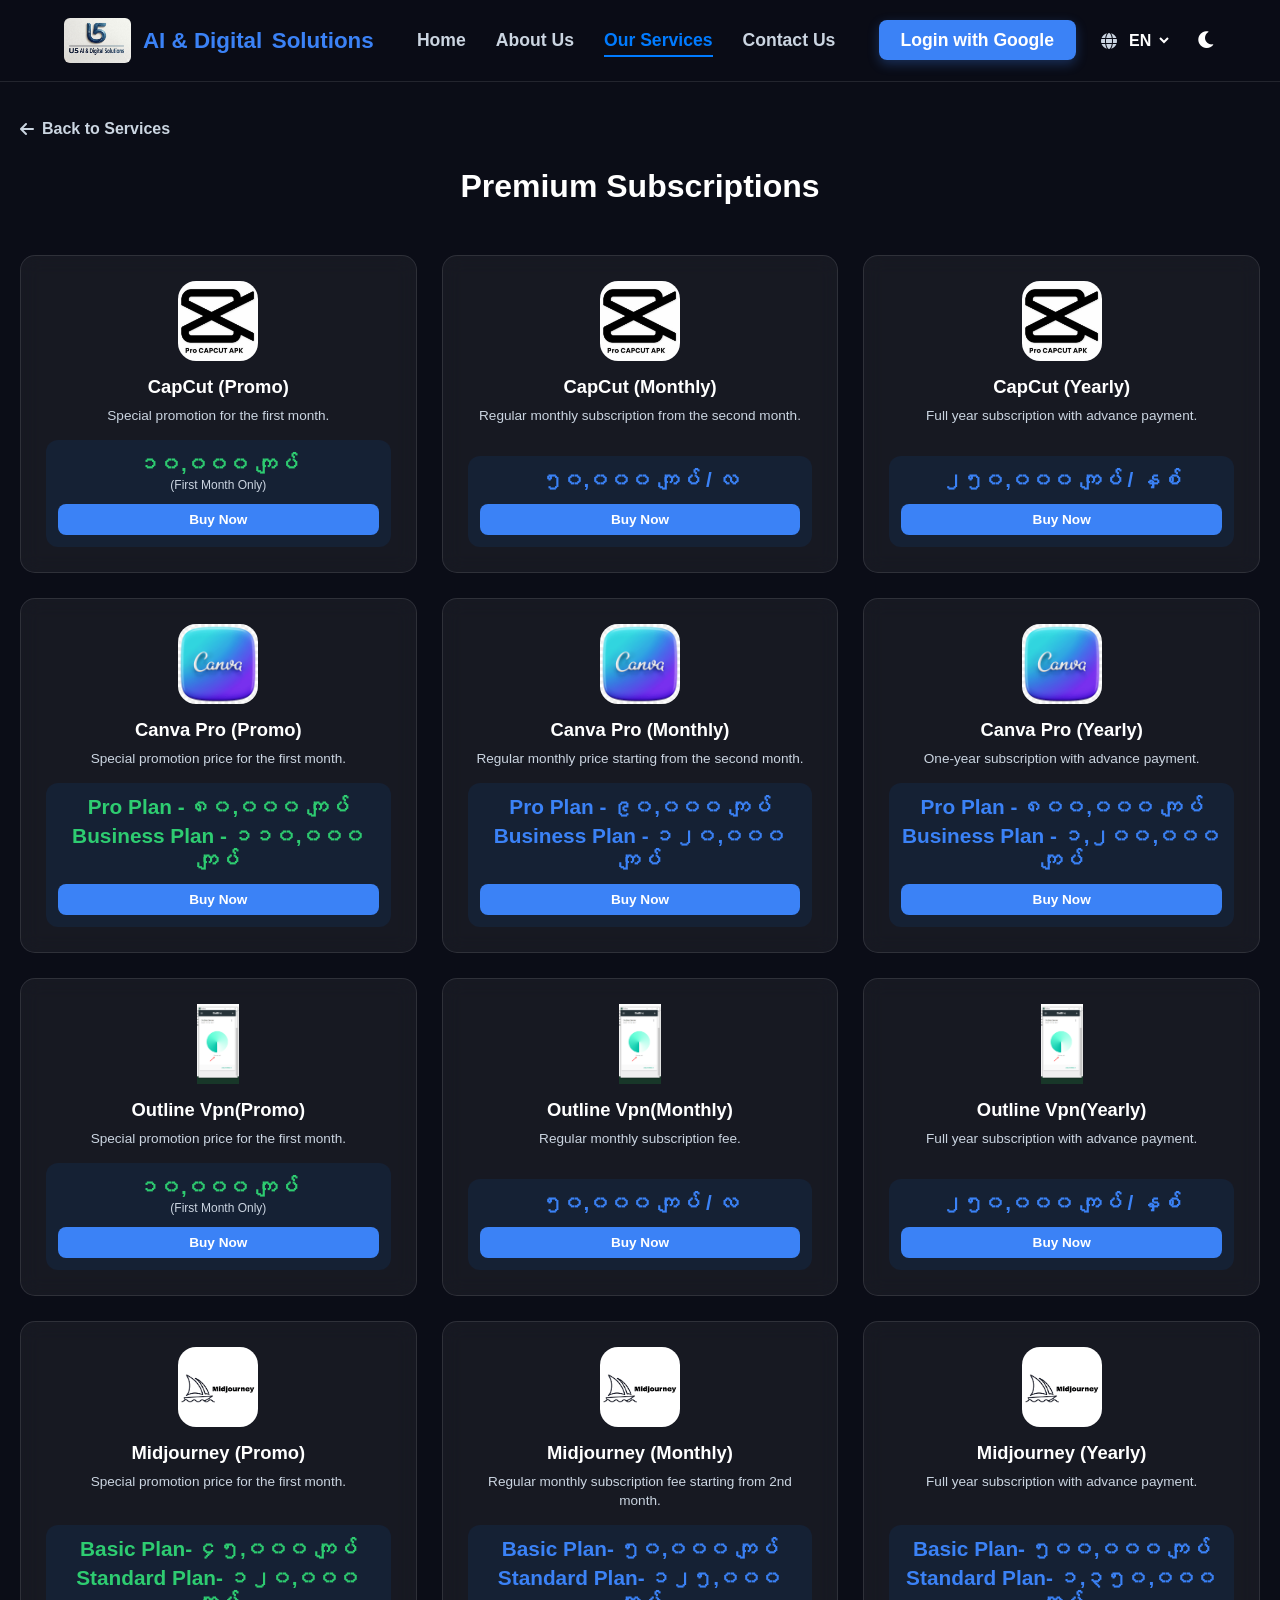
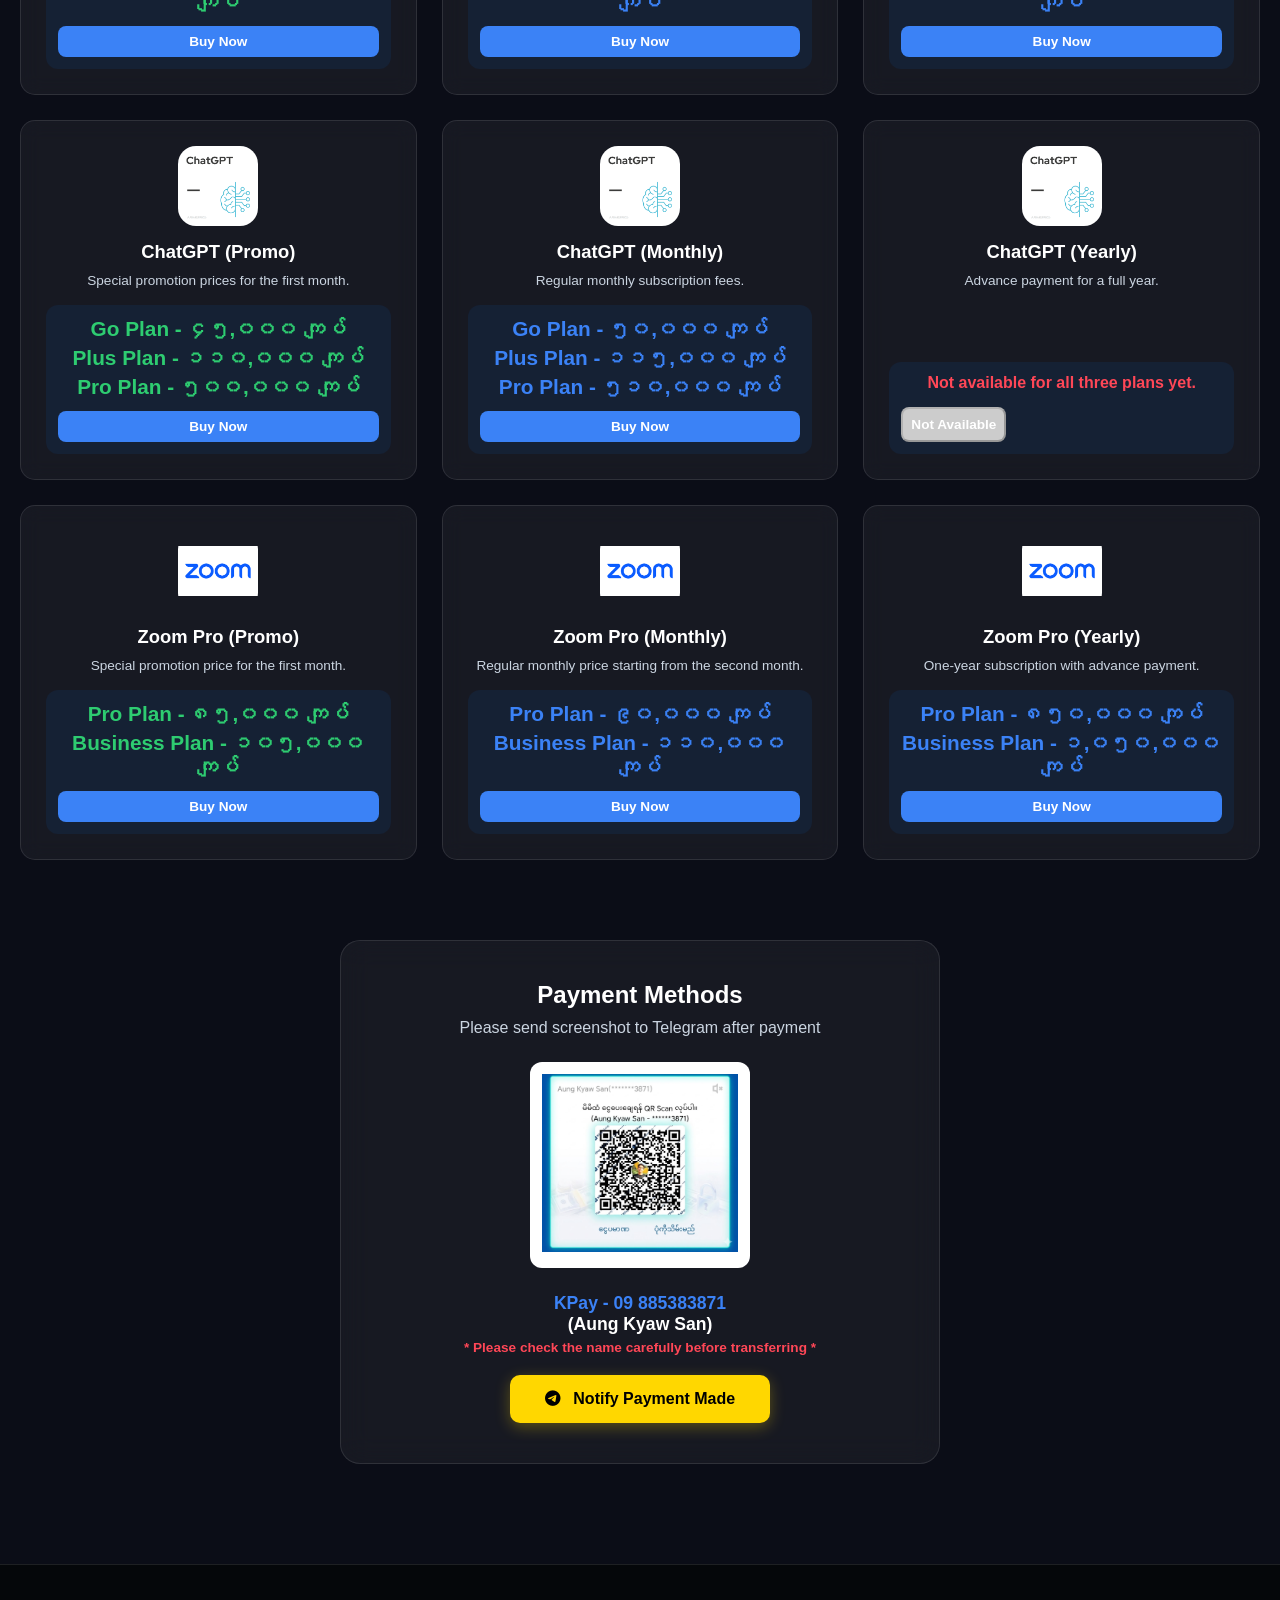
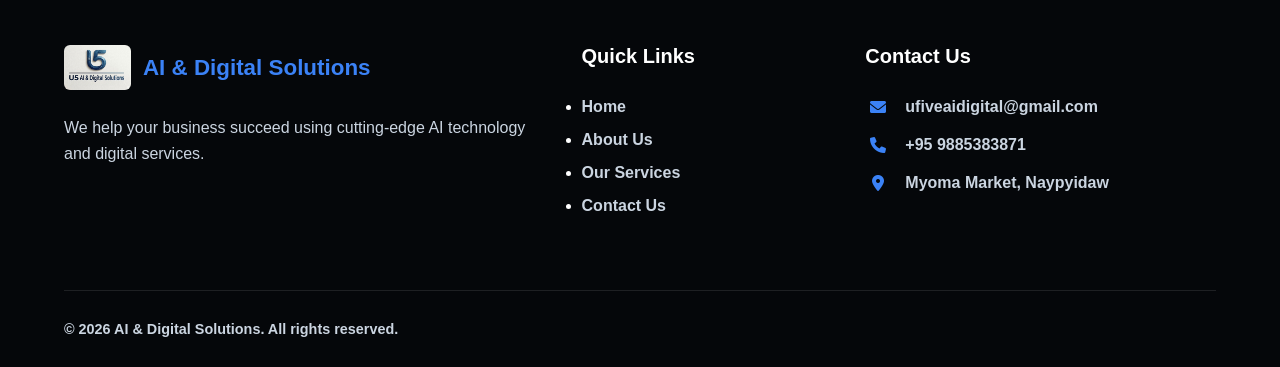
<file: frontend/premium_services.html>
<!DOCTYPE html>
<html lang="en">

<head>
    <meta charset="UTF-8">
    <meta name="viewport" content="width=device-width, initial-scale=1.0">
    <title>Premium Subscriptions | AI & Digital Solutions</title>
    <script src="https://accounts.google.com/gsi/client" async defer></script>
    <link rel="stylesheet" href="style.css">
    <link rel="stylesheet" href="https://cdnjs.cloudflare.com/ajax/libs/font-awesome/6.0.0/css/all.min.css">

    <style>
        /* ============================================================
           1. PAGE SPECIFIC STYLING
           ============================================================ */
        body {
            padding-top: 100px;
            scroll-behavior: smooth;
        }

        .main-wrapper {
            max-width: 1300px;
            margin: 0 auto;
            padding: 20px;
            min-height: 80vh;
        }

        .premium-grid {
            display: grid;
            grid-template-columns: repeat(3, 1fr);
            gap: 25px;
            margin-bottom: 60px;
        }

        .square-card {
            background: var(--card-bg);
            border-radius: 15px;
            border: 1px solid var(--glass-border);
            padding: 25px;
            text-align: center;
            display: flex;
            flex-direction: column;
            align-items: center;
            transition: 0.3s;
            backdrop-filter: blur(10px);
            height: 100%;
        }

        .square-card:hover {
            transform: translateY(-5px);
            border-color: var(--primary-blue);
        }

        .square-card img {
            width: 80px;
            height: 80px;
            border-radius: 18px;
            object-fit: contain;
            margin-bottom: 15px;
        }

        .square-card h3 {
            color: var(--text-color);
            margin-bottom: 8px;
            font-size: 1.15rem;
        }

        .square-card .desc {
            color: var(--text-dim);
            font-size: 0.85rem;
            margin-bottom: 15px;
            line-height: 1.4;
        }

        .price-box {
            background: rgba(0, 123, 255, 0.08);
            padding: 12px;
            border-radius: 12px;
            width: 100%;
            margin-top: auto;
        }

        .promo-price {
            color: #2ecc71;
            font-weight: 800;
            font-size: 1.3rem;
        }

        .regular-price {
            color: var(--primary-blue);
            font-weight: 800;
            font-size: 1.3rem;
        }

        .btn-buy {
            display: block;
            margin-top: 12px;
            padding: 8px;
            background: var(--primary-blue);
            color: white;
            text-decoration: none;
            border-radius: 8px;
            font-size: 0.85rem;
            font-weight: 700;
            transition: 0.3s;
        }

        #payment {
            background: var(--card-bg);
            border-radius: 20px;
            border: 1px solid var(--glass-border);
            padding: 40px;
            text-align: center;
            max-width: 600px;
            margin: 80px auto;
            backdrop-filter: blur(15px);
        }

        .kpay-qr {
            width: 220px;
            margin: 25px auto;
            background: white;
            padding: 12px;
            border-radius: 12px;
        }

        .kpay-qr img {
            width: 100%;
            height: auto;
        }

        .btn-confirm {
            background: #FFD700;
            color: #000;
            padding: 15px 35px;
            border-radius: 10px;
            text-decoration: none;
            font-weight: 800;
            display: inline-block;
            margin-top: 20px;
            box-shadow: 0 4px 15px rgba(255, 215, 0, 0.3);
            transition: 0.3s;
        }

        .btn-confirm:hover {
            transform: scale(1.05);
            background: #f1cc00;
        }

        @media (max-width: 992px) {
            .premium-grid {
                grid-template-columns: repeat(2, 1fr);
            }
        }

        @media (max-width: 650px) {
            .premium-grid {
                grid-template-columns: 1fr;
            }
        }
    </style>
</head>

<body data-theme="dark">

    <nav class="navbar">
        <div class="logo-container">
            <img src="logo.png" alt="Agency Logo" class="agency-logo-small">
            <div class="logo-text">
                <span class="brand-name">AI & Digital</span>
                <span class="brand-tagline">Solutions</span>
            </div>
        </div>
        <ul class="nav-links">
            <li><a href="index.html" data-key="nav-home">Home</a></li>
            <li><a href="about.html" data-key="nav-about">About Us</a></li>
            <li><a href="services.html" class="active" data-key="nav-services">Our Services</a></li>
            <!-- <li><a href="#" data-key="nav-portfolio">Our Portfolio</a></li> -->
            <li><a href="contact.html" data-key="nav-contact">Contact Us</a></li>
        </ul>
        <div class="nav-extras">
            <div id="nav-auth-container"></div>
            <div class="language-selector">
                <i class="fas fa-globe"></i>
                <select id="lang-switch">
                    <option value="en">EN</option>
                    <option value="mm">MM</option>
                </select>
            </div>
            <button id="theme-toggle"><i class="fas fa-moon" id="theme-icon"></i></button>
        </div>
    </nav>

    <div class="main-wrapper">
        <a href="services.html"
            style="color: var(--text-dim); text-decoration: none; display: inline-flex; align-items: center; margin-bottom: 30px; font-weight: 600;">
            <i class="fas fa-arrow-left" style="margin-right: 8px;"></i> <span data-key="btn-back-services">Back to
                Services</span>
        </a>

        <h2 style="text-align: center; margin-bottom: 50px; font-size: 2rem;" data-key="premium-main-title">Premium
            Subscriptions</h2>

        <!-- =======================Card Grid Section======================== -->

        <div class="premium-grid">

            <div class="square-card">
                <img src="assets/logos/premium_services/capcut.jpeg" alt="CapCut">
                <h3>CapCut (Promo)</h3>
                <p class="desc" data-key="capcut-promo-desc">ပထမဆုံးလအတွက် အထူး Promotion ဈေးနှုန်း။</p>
                <div class="price-box">
                    <div class="promo-price">၁၀,၀၀၀ ကျပ်</div>
                    <div style="font-size: 0.75rem; color: var(--text-dim); margin-top: 2px;">(First Month Only)</div>
                    <a href="#payment" class="btn-buy" data-key="btn-buy-now">ဝယ်ယူရန်</a>
                </div>
            </div>

            <div class="square-card">
                <img src="assets/logos/premium_services/capcut.jpeg" alt="CapCut">
                <h3>CapCut (Monthly)</h3>
                <p class="desc" data-key="capcut-monthly-desc">ဒုတိယလမှစတင်၍ ပုံမှန်လစဉ်ကြေး။</p>
                <div class="price-box">
                    <div class="regular-price">၅၀,၀၀၀ ကျပ် / လ</div>
                    <a href="#payment" class="btn-buy" data-key="btn-buy-now">ဝယ်ယူရန်</a>
                </div>
            </div>

            <div class="square-card">
                <img src="assets/logos/premium_services/capcut.jpeg" alt="CapCut">
                <h3>CapCut (Yearly)</h3>
                <p class="desc" data-key="capcut-yearly-desc">တစ်နှစ်စာလုံးအတွက် ကြိုတင်ပေးချေမှု။</p>
                <div class="price-box">
                    <div class="regular-price">၂၅၀,၀၀၀ ကျပ် / နှစ်</div>
                    <a href="#payment" class="btn-buy" data-key="btn-buy-now">ဝယ်ယူရန်</a>
                </div>
            </div>

            <div class="square-card">
                <img src="assets/logos/premium_services/canva.png" alt="Canva">
                <h3>Canva Pro (Promo)</h3>
                <p class="desc" data-key="canva-promo-desc">ပထမဆုံးလအတွက် အထူး Promotion ဈေးနှုန်း။</p>
                <div class="price-box">
                    <div class="promo-price">Pro Plan - ၈၀,၀၀၀ ကျပ်</div>
                    <div class="promo-price" style="margin-top: 5px;">Business Plan - ၁၁၀,၀၀၀ ကျပ်</div>
                    <a href="#payment" class="btn-buy" data-key="btn-buy-now">ဝယ်ယူရန်</a>
                </div>
            </div>

            <div class="square-card">
                <img src="assets/logos/premium_services/canva.png" alt="Canva">
                <h3>Canva Pro (Monthly)</h3>
                <p class="desc" data-key="canva-monthly-desc">ဒုတိယလမှစတင်၍ ပုံမှန်လစဉ်ကြေး။</p>
                <div class="price-box">
                    <div class="regular-price">Pro Plan - ၉၀,၀၀၀ ကျပ်</div>
                    <div class="regular-price" style="margin-top: 5px;">Business Plan - ၁၂၀,၀၀၀ ကျပ်</div>
                    <a href="#payment" class="btn-buy" data-key="btn-buy-now">ဝယ်ယူရန်</a>
                </div>
            </div>

            <div class="square-card">
                <img src="assets/logos/premium_services/canva.png" alt="Canva">
                <h3>Canva Pro (Yearly)</h3>
                <p class="desc" data-key="canva-yearly-desc">တစ်နှစ်စာလုံးအတွက် ကြိုတင်ပေးချေမှု။</p>
                <div class="price-box">
                    <div class="regular-price">Pro Plan - ၈၀၀,၀၀၀ ကျပ်</div>
                    <div class="regular-price" style="margin-top: 5px;">Business Plan - ၁,၂၀၀,၀၀၀ ကျပ်</div>
                    <a href="#payment" class="btn-buy" data-key="btn-buy-now">ဝယ်ယူရန်</a>
                </div>
            </div>
            <div class="square-card">
                <img src="assets/logos/premium_services/outline.png" alt="Outline">
                <h3>Outline Vpn(Promo)</h3>
                <p class="desc" data-key="outline-promo-desc">ပထမဆုံးလအတွက် အထူး Promotion ဈေးနှုန်း။</p>
                <div class="price-box">
                    <div class="promo-price">၁၀,၀၀၀ ကျပ်</div>
                    <div style="font-size: 0.75rem; color: var(--text-dim); margin-top: 2px;">(First Month Only)</div>
                    <a href="#payment" class="btn-buy" data-key="btn-buy-now">ဝယ်ယူရန်</a>
                </div>
            </div>

            <div class="square-card">
                <img src="assets/logos/premium_services/outline.png" alt="Outline">
                <h3>Outline Vpn(Monthly)</h3>
                <p class="desc" data-key="outline-monthly-desc">ဒုတိယလမှစတင်၍ ပုံမှန်လစဉ်ကြေး။</p>
                <div class="price-box">
                    <div class="regular-price">၅၀,၀၀၀ ကျပ် / လ</div>
                    <a href="#payment" class="btn-buy" data-key="btn-buy-now">ဝယ်ယူရန်</a>
                </div>
            </div>

            <div class="square-card">
                <img src="assets/logos/premium_services/outline.png" alt="Outline">
                <h3>Outline Vpn(Yearly)</h3>
                <p class="desc" data-key="outline-yearly-desc">တစ်နှစ်စာလုံးအတွက် ကြိုတင်ပေးချေမှု။</p>
                <div class="price-box">
                    <div class="regular-price">၂၅၀,၀၀၀ ကျပ် / နှစ်</div>
                    <a href="#payment" class="btn-buy" data-key="btn-buy-now">ဝယ်ယူရန်</a>
                </div>
            </div>

            <div class="square-card">
                <img src="assets/logos/premium_services/midjourney.png" alt="Midjourney">
                <h3>Midjourney (Promo)</h3>
                <p class="desc" data-key="midjourney-promo-desc">ပထမဆုံးလအတွက် အထူး Promotion ဈေးနှုန်း။</p>
                <div class="price-box">
                    <div class="promo-price">Basic Plan- ၄၅,၀၀၀ ကျပ်</div>
                    <div class="promo-price" style="margin-top: 5px;">Standard Plan- ၁၂၀,၀၀၀ ကျပ်</div>
                    <a href="#payment" class="btn-buy" data-key="btn-buy-now">ဝယ်ယူရန်</a>
                </div>
            </div>

            <div class="square-card">
                <img src="assets/logos/premium_services/midjourney.png" alt="Midjourney">
                <h3>Midjourney (Monthly)</h3>
                <p class="desc" data-key="midjourney-monthly-desc">ဒုတိယလမှစတင်၍ ပုံမှန်လစဉ်ကြေး။</p>
                <div class="price-box">
                    <div class="regular-price">Basic Plan- ၅၀,၀၀၀ ကျပ်</div>
                    <div class="regular-price" style="margin-top: 5px;">Standard Plan- ၁၂၅,၀၀၀ ကျပ်</div>
                    <a href="#payment" class="btn-buy" data-key="btn-buy-now">ဝယ်ယူရန်</a>
                </div>
            </div>

            <div class="square-card">
                <img src="assets/logos/premium_services/midjourney.png" alt="Midjourney">
                <h3>Midjourney (Yearly)</h3>
                <p class="desc" data-key="midjourney-yearly-desc">တစ်နှစ်စာလုံးအတွက် ကြိုတင်ပေးချေမှု။</p>
                <div class="price-box">
                    <div class="regular-price">Basic Plan- ၅၀၀,၀၀၀ ကျပ်</div>
                    <div class="regular-price" style="margin-top: 5px;">Standard Plan- ၁,၃၅၀,၀၀၀ ကျပ်</div>
                    <a href="#payment" class="btn-buy" data-key="btn-buy-now">ဝယ်ယူရန်</a>
                </div>
            </div>

            <div class="square-card">
                <img src="assets/logos/premium_services/chatgpt.png" alt="ChatGPT">
                <h3>ChatGPT (Promo)</h3>
                <p class="desc" data-key="chatgpt-promo-desc">ပထမဆုံးလအတွက် အထူး Promotion ဈေးနှုန်း။</p>
                <div class="price-box">
                    <div class="promo-price">Go Plan - ၄၅,၀၀၀ ကျပ်</div>
                    <div class="promo-price" style="margin-top: 5px;">Plus Plan - ၁၁၀,၀၀၀ ကျပ်</div>
                    <div class="promo-price" style="margin-top: 5px;">Pro Plan - ၅၀၀,၀၀၀ ကျပ်</div>
                    <a href="#payment" class="btn-buy" data-key="btn-buy-now">ဝယ်ယူရန်</a>
                </div>
            </div>

            <div class="square-card">
                <img src="assets/logos/premium_services/chatgpt.png" alt="ChatGPT">
                <h3>ChatGPT (Monthly)</h3>
                <p class="desc" data-key="chatgpt-monthly-desc">ဒုတိယလမှစတင်၍ ပုံမှန်လစဉ်ကြေး။</p>
                <div class="price-box">
                    <div class="regular-price">Go Plan - ၅၀,၀၀၀ ကျပ်</div>
                    <div class="regular-price" style="margin-top: 5px;">Plus Plan - ၁၁၅,၀၀၀ ကျပ်</div>
                    <div class="regular-price" style="margin-top: 5px;">Pro Plan - ၅၁၀,၀၀၀ ကျပ်</div>
                    <a href="#payment" class="btn-buy" data-key="btn-buy-now">ဝယ်ယူရန်</a>
                </div>
            </div>

            <div class="square-card">
                <img src="assets/logos/premium_services/chatgpt.png" alt="ChatGPT">
                <h3>ChatGPT (Yearly)</h3>
                <p class="desc" data-key="chatgpt-yearly-desc">တစ်နှစ်စာလုံးအတွက် ကြိုတင်ပေးချေမှု။</p>
                <div class="price-box">
                    <div style="color: #ff4757; font-weight: 800;" data-key="not-available">
                        Plan သုံးခုလုံးအတွက် မရရှိနိုင်သေးပါ
                    </div>
                    <button class="btn-buy" style="background: #ccc; cursor: not-allowed; margin-top: 15px;"
                        disabled>Not Available</button>
                </div>
            </div>

            <div class="square-card">
                <img src="assets/logos/premium_services/zoom.png" alt="Zoom">
                <h3 data-key="zoom-promo-title">Zoom Pro (Promo)</h3>
                <p class="desc" data-key="zoom-promo-desc">ပထမဆုံးလအတွက် အထူး Promotion ဈေးနှုန်း။</p>
                <div class="price-box">
                    <div class="promo-price">Pro Plan - ၈၅,၀၀၀ ကျပ်</div>
                    <div class="promo-price" style="margin-top: 5px;">Business Plan - ၁၀၅,၀၀၀ ကျပ်</div>
                    <a href="#payment" class="btn-buy" data-key="btn-buy-now">ဝယ်ယူရန်</a>
                </div>
            </div>

            <div class="square-card">
                <img src="assets/logos/premium_services/zoom.png" alt="Zoom">
                <h3 data-key="zoom-monthly-title">Zoom Pro (Monthly)</h3>
                <p class="desc" data-key="zoom-monthly-desc">ဒုတိယလမှစတင်၍ ပုံမှန်လစဉ်ကြေး။</p>
                <div class="price-box">
                    <div class="regular-price">Pro Plan - ၉၀,၀၀၀ ကျပ်</div>
                    <div class="regular-price" style="margin-top: 5px;">Business Plan - ၁၁၀,၀၀၀ ကျပ်</div>
                    <a href="#payment" class="btn-buy" data-key="btn-buy-now">ဝယ်ယူရန်</a>
                </div>
            </div>

            <div class="square-card">
                <img src="assets/logos/premium_services/zoom.png" alt="Zoom">
                <h3 data-key="zoom-yearly-title">Zoom Pro (Yearly)</h3>
                <p class="desc" data-key="zoom-yearly-desc">တစ်နှစ်စာလုံးအတွက် ကြိုတင်ပေးချေမှု။</p>
                <div class="price-box">
                    <div class="regular-price">Pro Plan - ၈၅၀,၀၀၀ ကျပ်</div>
                    <div class="regular-price" style="margin-top: 5px;">Business Plan - ၁,၀၅၀,၀၀၀ ကျပ်</div>
                    <a href="#payment" class="btn-buy" data-key="btn-buy-now">ဝယ်ယူရန်</a>
                </div>
            </div>
        </div>
        <!-- =========payment Section=========== -->

        <div id="payment">
            <h3 style="color: var(--text-color); font-size: 1.5rem;" data-key="payment-title">Payment Methods</h3>
            <p style="color: var(--text-dim); margin-top: 10px;" data-key="payment-subtitle">ငွေလွှဲပြီးပါက Telegram
                သို့ screenshot ပို့ပေးပါ</p>

            <div class="kpay-qr">
                <img src="assets/kpay-qr.jpg" alt="KPay QR">
            </div>

            <div style="color: var(--text-color); font-weight: 800; font-size: 1.1rem;">
                <p style="color: var(--primary-blue);">KPay - 09 885383871</p>
                <p>(Aung Kyaw San)</p>
                <p style="color: #ff4757; font-size: 0.85rem; margin-top: 5px; font-weight: 700;"
                    data-key="payment-warning">
                    * ငွေမလွှဲခင် နာမည်ကို သေချာစစ်ဆေးပါ *
                </p>
            </div>

            <a href="https://t.me/+bYNHep2UXCEyNzc1" class="btn-confirm" target="_blank">
                <i class="fab fa-telegram-plane" style="margin-right: 8px;"></i> <span
                    data-key="btn-notify-payment">ငွေလွှဲပြီးကြောင်း အကြောင်းကြားရန်</span>
            </a>
        </div>
    </div>

    <footer class="footer">
        <div class="footer-container">
            <div class="footer-about">
                <div class="footer-logo">
                    <img src="logo.png" alt="Logo">
                    <span>AI & Digital Solutions</span>
                </div>
                <p data-key="footer-desc">ကျွန်ုပ်တို့သည် ခေတ်မီဆန်းသစ်သော AI နည်းပညာများနှင့် Digital
                    ဝန်ဆောင်မှုများကို အသုံးပြု၍ သင့်လုပ်ငန်းများကို အကောင်းဆုံး ကူညီဆောင်ရွက်ပေးနေပါသည်။</p>
            </div>
            <div class="footer-links">
                <h3 data-key="footer-quick-links">Quick Links</h3>
                <ul>
                    <li><a href="index.html" data-key="nav-home">Home</a></li>
                    <li><a href="about.html" data-key="nav-about">About Us</a></li>
                    <li><a href="services.html" data-key="nav-services">Services</a></li>
                    <!-- <li><a href="#" data-key="nav-portfolio">Portfolio</a></li> -->
                    <li><a href="contact.html" data-key="nav-contact">Contact Us</a></li>
                </ul>
            </div>
            <div class="footer-contact">
                <h3 data-key="footer-contact-title">Contact Us</h3>
                <div class="contact-item"><i class="fas fa-envelope"></i> <span>ufiveaidigital@gmail.com</span></div>
                <div class="contact-item"><i class="fas fa-phone"></i> <span>+95 9885383871</span></div>
                <div class="contact-item"><i class="fas fa-location-dot"></i> <span data-key="footer-location">Myoma
                        Market, Naypyidaw</span></div>
            </div>
        </div>
        <div class="footer-bottom">
            <p>&copy; 2026 AI & Digital Solutions. All rights reserved.</p>
        </div>
    </footer>

    <script src="script.js"></script>
</body>

</html>
</file>
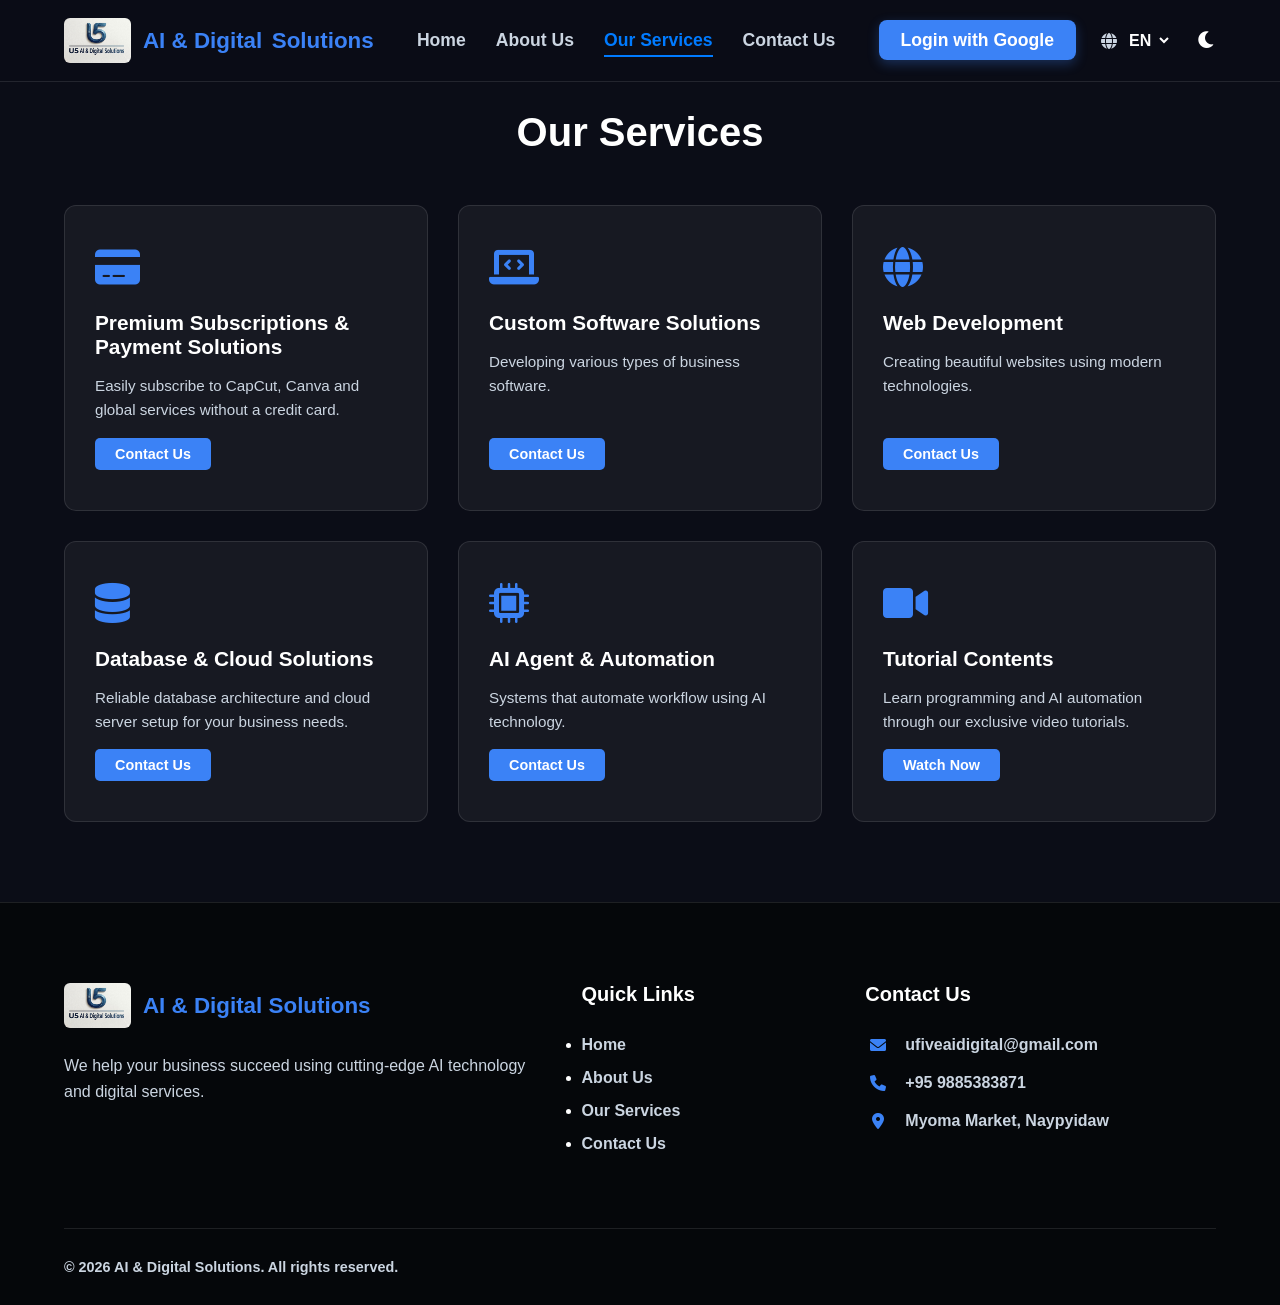
<file: frontend/services.html>
<!DOCTYPE html>
<html lang="en">

<head>
    <meta charset="UTF-8">
    <meta name="viewport" content="width=device-width, initial-scale=1.0">
    <title>Our Services | AI & Digital Solutions</title>
    <script src="https://accounts.google.com/gsi/client" async defer></script>
    <link rel="stylesheet" href="style.css">
    <link rel="stylesheet" href="https://cdnjs.cloudflare.com/ajax/libs/font-awesome/6.0.0/css/all.min.css">
</head>

<body data-theme="dark">
    <nav class="navbar">
        <div class="logo-container">
            <img src="logo.png" alt="Agency Logo" class="agency-logo-small">
            <div class="logo-text">
                <span class="brand-name">AI & Digital</span>
                <span class="brand-tagline">Solutions</span>
            </div>
        </div>
        <ul class="nav-links">
            <li><a href="index.html" data-key="nav-home">Home</a></li>
            <li><a href="about.html" data-key="nav-about">About Us</a></li>
            <li><a href="services.html" data-key="nav-services" class="active">Our Services</a></li>
            <!-- <li><a href="#" data-key="nav-portfolio">Our Portfolio</a></li> -->
            <li><a href="contact.html" data-key="nav-contact">Contact Us</a></li>
        </ul>
        <div class="nav-extras">
            <div id="nav-auth-container"></div>

            <div class="language-selector">
                <i class="fas fa-globe"></i>
                <select id="lang-switch">
                    <option value="en">EN</option>
                    <option value="mm">MM</option>
                </select>
            </div>
            <button id="theme-toggle"><i class="fas fa-moon" id="theme-icon"></i></button>
        </div>
    </nav>

    <div class="services-page-content">
        <section class="services-grid-container">
            <div class="section-header" style="text-align: center; margin-bottom: 50px;">
                <h2 class="section-title" data-key="services-main-title" style="font-size: 2.5rem; margin-top: 10px;">
                    Our Services</h2>
            </div>


            <div class="services-grid">
                <div class="service-card">
                    <div class="service-icon"><i class="fas fa-credit-card"></i></div>
                    <h3 data-key="service-1-title">Premium Subscriptions & Payment Solutions</h3>
                    <p data-key="service-1-desc">CapCut, Canva နှင့် အခြား Premium ဝန်ဆောင်မှုများကို Credit
                        Card မလိုဘဲ ဝယ်ယူနိုင်ခြင်း။</p>
                    <a href="premium_services.html" class="btn-tutorial" data-key="btn-contact">ဆက်သွယ်ရန်</a>
                </div>

                <div class="service-card">
                    <div class="service-icon"><i class="fas fa-laptop-code"></i></div>
                    <h3 data-key="service-2-title">Custom Software Solutions</h3>
                    <p data-key="service-2-desc">Developing various types of business software.</p>
                    <a href="software.html" class="btn-tutorial" data-key="btn-contact">ဆက်သွယ်ရန်</a>
                </div>

                <div class="service-card">
                    <div class="service-icon"><i class="fas fa-globe"></i></div>
                    <h3 data-key="service-3-title">Web Development</h3>
                    <p data-key="service-3-desc">Creating beautiful websites using modern technologies.</p>
                    <a href="web_development.html" class="btn-tutorial" data-key="btn-contact">ဆက်သွယ်ရန်</a>
                </div>

                <div class="service-card">
                    <div class="service-icon"><i class="fas fa-database"></i></div>
                    <h3 data-key="service-4-title">Database & Cloud Solutions</h3>
                    <p data-key="service-4-desc">Building robust database architectures and cloud server setup.</p>
                    <a href="database.html" class="btn-tutorial" data-key="btn-contact">ဆက်သွယ်ရန်</a>
                </div>

                <div class="service-card">
                    <div class="service-icon"><i class="fas fa-microchip"></i></div>
                    <h3 data-key="service-5-title">AI Agent & Automation</h3>
                    <p data-key="service-5-desc">Systems that automate workflow using AI technology.</p>
                    <a href="ai_agent.html" class="btn-tutorial" data-key="btn-contact">ဆက်သွယ်ရန်</a>
                </div>

                <div class="service-card">
                    <div class="service-icon"><i class="fas fa-video"></i></div>
                    <h3 data-key="service-6-title">Tutorials & Digital Content</h3>
                    <p data-key="service-6-desc">Learn programming and AI automation through our exclusive video
                        tutorials.</p>
                    <a href="tutorials.html" class="btn-tutorial" data-key="btn-tutorial">Watch Now</a>
                </div>
            </div>
        </section>
    </div>

    <footer class="footer">
        <div class="footer-container">
            <div class="footer-about">
                <div class="footer-logo">
                    <img src="logo.png" alt="Logo">
                    <span>AI & Digital Solutions</span>
                </div>
                <p data-key="footer-desc">We help your business succeed using cutting-edge AI technology and digital
                    services.</p>
            </div>
            <div class="footer-links">
                <h3 data-key="footer-quick-links">Quick Links</h3>
                <ul>
                    <li><a href="index.html" data-key="nav-home">Home</a></li>
                    <li><a href="about.html" data-key="nav-about">About Us</a></li>
                    <li><a href="services.html" data-key="nav-services">Services</a></li>
                    <!-- <li><a href="#" data-key="nav-portfolio">Portfolio</a></li> -->
                    <li><a href="contact.html" data-key="nav-contact">Contact Us</a></li>
                </ul>
            </div>
            <div class="footer-contact">
                <h3 data-key="footer-contact-title">Contact Us</h3>
                <div class="contact-item"><i class="fas fa-envelope"></i> <span>ufiveaidigital@gmail.com</span></div>
                <div class="contact-item"><i class="fas fa-phone"></i> <span>+95 9885383871</span></div>
                <div class="contact-item"><i class="fas fa-location-dot"></i><span data-key="footer-location">Myoma
                        Market, Naypyidaw</span></div>
            </div>
        </div>
        <div class="footer-bottom">
            <p>&copy; 2026 AI & Digital Solutions. All rights reserved.</p>
        </div>
    </footer>
    <script src="script.js"></script>
</body>

</html>
</file>
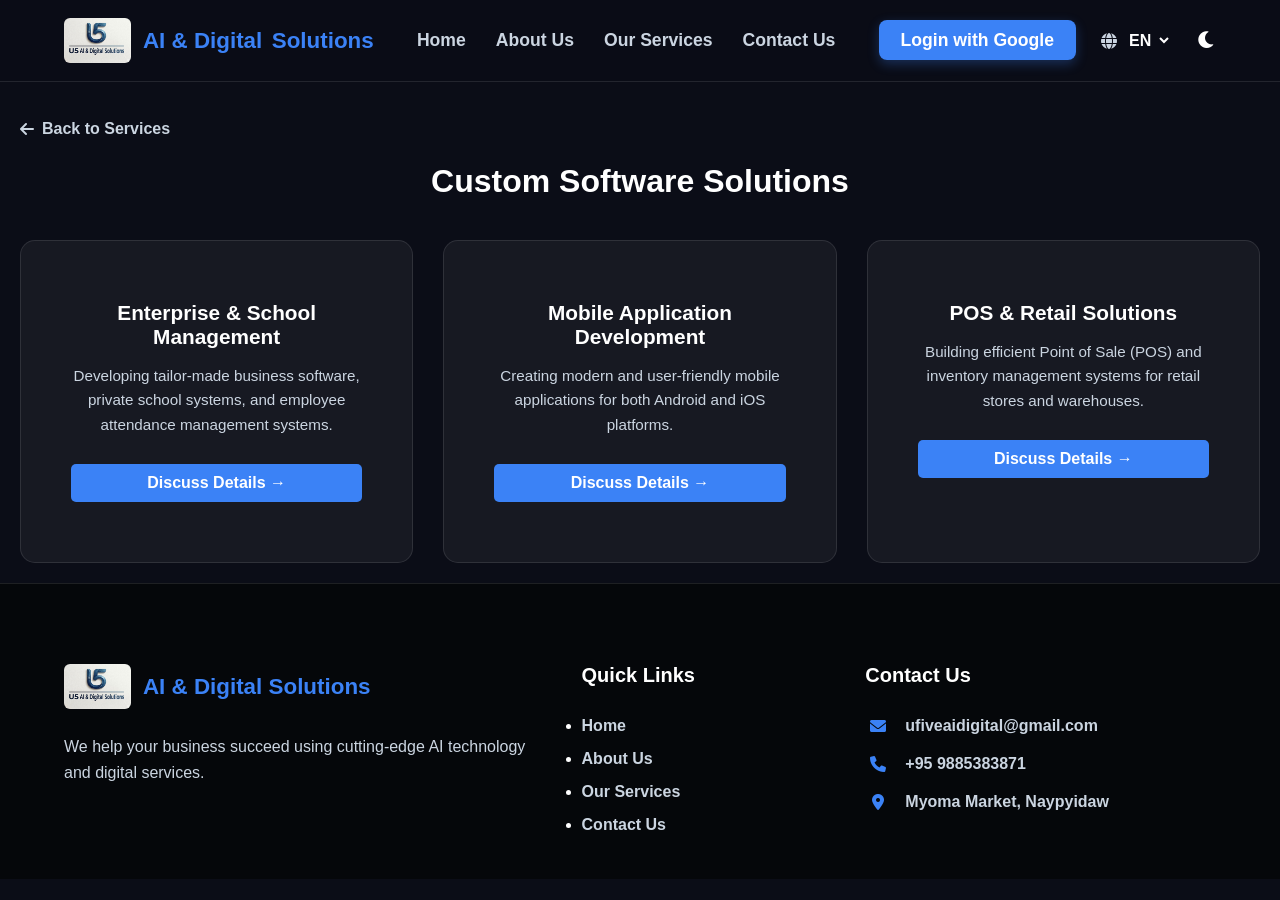
<file: frontend/software.html>
<!DOCTYPE html>
<html lang="en">

<head>
    <meta charset="UTF-8">
    <meta name="viewport" content="width=device-width, initial-scale=1.0">
    <title>Software Development | AI & Digital Solutions</title>
    <script src="https://accounts.google.com/gsi/client" async defer></script>
    <link rel="stylesheet" href="style.css">
    <link rel="stylesheet" href="https://cdnjs.cloudflare.com/ajax/libs/font-awesome/6.0.0/css/all.min.css">
    <style>
        body {
            padding-top: 100px;
        }

        .main-wrapper {
            max-width: 1300px;
            margin: 0 auto;
            padding: 20px;
        }

        .back-link {
            display: inline-flex;
            align-items: center;
            color: var(--text-dim);
            text-decoration: none;
            margin-bottom: 25px;
            font-weight: 700;
            transition: 0.3s;
        }

        .back-link:hover {
            color: var(--primary-blue);
        }

        .service-grid {
            display: grid;
            grid-template-columns: repeat(3, 1fr);
            gap: 30px;
            margin-top: 20px;
        }

        .service-card {
            background: var(--card-bg);
            border-radius: 15px;
            border: 1px solid var(--glass-border);
            overflow: hidden;
            transition: 0.3s;
        }

        .service-card:hover {
            transform: translateY(-10px);
            border-color: var(--primary-blue);
        }

        .service-card img {
            width: 100%;
            height: 200px;
            object-fit: cover;
        }

        .card-body {
            padding: 20px;
            text-align: center;
        }

        .card-body h3 {
            margin-bottom: 15px;
            color: var(--text-color);
        }

        .card-body p {
            color: var(--text-dim);
            font-size: 0.95rem;
            line-height: 1.6;
            margin-bottom: 20px;
            height: 80px;
        }

        .contact-btn {
            display: inline-block;
            background: var(--primary-blue);
            color: white;
            padding: 10px 20px;
            border-radius: 5px;
            text-decoration: none;
            font-weight: 700;
            transition: 0.3s;
            width: 100%;
        }

        @media (max-width: 992px) {
            .service-grid {
                grid-template-columns: repeat(2, 1fr);
            }
        }

        @media (max-width: 600px) {
            .service-grid {
                grid-template-columns: 1fr;
            }
        }
    </style>
</head>

<body data-theme="dark">
    <nav class="navbar">
        <div class="logo-container">
            <img src="logo.png" alt="Logo" class="agency-logo-small">
            <div class="logo-text">
                <span class="brand-name">AI & Digital</span>
                <span class="brand-tagline">Solutions</span>
            </div>
        </div>
        <ul class="nav-links">
            <li><a href="index.html" data-key="nav-home">Home</a></li>
            <li><a href="about.html" data-key="nav-about">About Us</a></li>
            <li><a href="services.html" data-key="nav-services">Our Services</a></li>
            <!-- <li><a href="index.html#portfolio" data-key="nav-portfolio">Our Portfolio</a></li> -->
            <li><a href="contact.html" data-key="nav-contact">Contact Us</a></li>
        </ul>
        <div class="nav-extras">
            <div id="nav-auth-container"></div>

            <div class="language-selector">
                <i class="fas fa-globe"></i>
                <select id="lang-switch">
                    <option value="en">EN</option>
                    <option value="mm">MM</option>
                </select>
            </div>
            <button id="theme-toggle"><i class="fas fa-moon" id="theme-icon"></i></button>
        </div>
    </nav>

    <div class="main-wrapper">
        <a href="services.html" class="back-link">
            <i class="fas fa-arrow-left" style="margin-right: 8px;"></i> <span data-key="btn-back-services">Back to
                Services</span>
        </a>

        <h1 style="text-align: center; margin-bottom: 40px; font-weight: 800;" data-key="software-page-title">Software
            Development Services</h1>

        <div class="service-grid">
            <div class="service-card">
                <div class="card-body">
                    <h3 data-key="sw-card-1-title">Enterprise & School Management</h3>
                    <p data-key="sw-card-1-desc">ရုံးသုံး ဆော့ဝဲများ၊ ကိုယ်ပိုင်ကျောင်းသုံးစနစ်များနှင့်
                        ဝန်ထမ်းအဝင်အထွက် (Attendance) စောင့်ကြည့်စနစ်များကို သီးသန့်ဖန်တီးပေးပါသည်။</p>
                    <a href="contact.html" class="contact-btn" data-key="btn-discuss">အသေးစိတ် ဆွေးနွေးရန် →</a>
                </div>
            </div>

            <div class="service-card">
                <div class="card-body">
                    <h3 data-key="sw-card-2-title">Mobile Application Development</h3>
                    <p data-key="sw-card-2-desc">Android နှင့် iOS နှစ်မျိုးလုံးတွင် အသုံးပြုနိုင်သည့် ခေတ်မီပြီး
                        အသုံးပြုရလွယ်ကူသော Mobile Application များကို ရေးဆွဲပေးပါသည်။</p>
                    <a href="contact.html" class="contact-btn" data-key="btn-discuss">အသေးစိတ် ဆွေးနွေးရန် →</a>
                </div>
            </div>

            <div class="service-card">
                <div class="card-body">
                    <h3 data-key="sw-card-3-title">POS & Retail Solutions</h3>
                    <p data-key="sw-card-3-desc">အရောင်းဆိုင်များ၊ Store ဆိုင်များအတွက် အထူးသင့်လျော်သော
                        အရောင်းမှတ်တမ်းနှင့် ပစ္စည်းလက်ကျန်စာရင်း (Inventory) စနစ်များကို ဖန်တီးပေးပါသည်။</p>
                    <a href="contact.html" class="contact-btn" data-key="btn-discuss">အသေးစိတ် ဆွေးနွေးရန် →</a>
                </div>
            </div>
        </div>
    </div>

    <footer class="footer">
        <div class="footer-container">
            <div class="footer-about">
                <div class="footer-logo">
                    <img src="logo.png" alt="Logo">
                    <span>AI & Digital Solutions</span>
                </div>
                <p data-key="footer-desc">Helping your business succeed with cutting-edge software solutions.</p>
            </div>
            <div class="footer-links">
                <h3 data-key="footer-quick-links">Quick Links</h3>
                <ul>
                    <li><a href="index.html" data-key="nav-home">Home</a></li>
                    <li><a href="about.html" data-key="nav-about">About Us</a></li>
                    <li><a href="services.html" data-key="nav-services">Services</a></li>
                    <!-- <li><a href="#" data-key="nav-portfolio">Portfolio</a></li> -->
                    <li><a href="contact.html" data-key="nav-contact">Contact Us</a></li>
                </ul>
            </div>
            <div class="footer-contact">
                <h3 data-key="footer-contact-title">Contact Us</h3>
                <div class="contact-item"><i class="fas fa-envelope"></i> <span>ufiveaidigital@gmail.com</span></div>
                <div class="contact-item"><i class="fas fa-phone"></i> <span>+95 9885383871</span></div>
                <div class="contact-item"><i class="fas fa-location-dot"></i><span data-key="footer-location">Myoma
                        Market, Naypyidaw</span></div>
            </div>
        </div>
    </footer>

    <script src="script.js"></script>
</body>

</html>
</file>
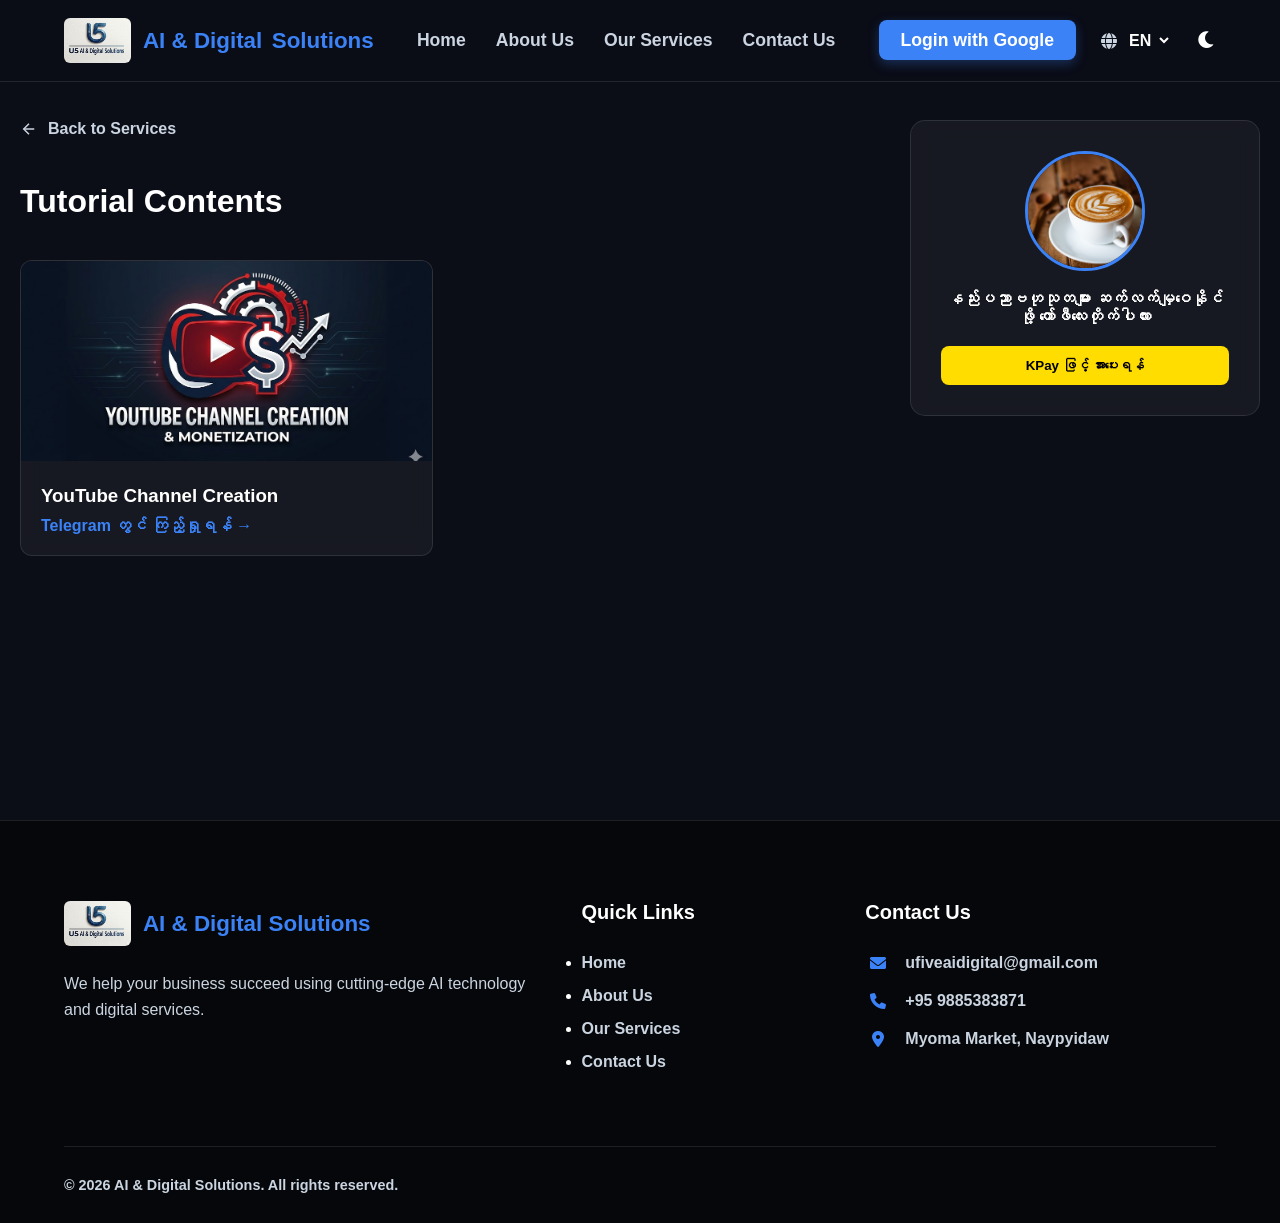
<file: frontend/tutorials.html>
<!DOCTYPE html>
<html lang="en">

<head>
    <meta charset="UTF-8">
    <meta name="viewport" content="width=device-width, initial-scale=1.0">
    <title>Tutorials | AI & Digital Solutions</title>
    <script src="https://accounts.google.com/gsi/client" async defer></script>
    <link rel="stylesheet" href="style.css">
    <link rel="stylesheet" href="https://cdnjs.cloudflare.com/ajax/libs/font-awesome/6.0.0/css/all.min.css">

    <style>
        /* tutorials.html အတွက် Layout Specific CSS သာ (မင်းရဲ့ style.css နဲ့ မငြိအောင်) */
        body {
            padding-top: 100px;
        }

        .main-wrapper {
            max-width: 1400px;
            margin: 0 auto;
            padding: 20px;
            display: flex;
            gap: 40px;
            min-height: 80vh;
        }

        .tutorials-container {
            flex: 1;
        }

        .back-link {
            display: inline-flex;
            align-items: center;
            color: var(--text-dim);
            text-decoration: none;
            margin-bottom: 25px;
            font-weight: 700;
            transition: 0.3s;
        }

        .tutorial-grid {
            display: grid;
            grid-template-columns: repeat(2, 1fr);
            gap: 25px;
        }

        .tutorial-card {
            background: var(--card-bg);
            border-radius: 12px;
            overflow: hidden;
            border: 1px solid var(--glass-border);
            transition: 0.3s;
            cursor: pointer;
            backdrop-filter: blur(10px);
        }

        .tutorial-card:hover {
            transform: translateY(-5px);
            border-color: var(--primary-blue);
        }

        .tutorial-card img {
            width: 100%;
            height: 200px;
            object-fit: cover;
        }

        .card-body {
            padding: 20px;
        }

        /* Sidebar & Coffee Card (မင်းရဲ့ variable တွေ ပြန်သုံးထားတယ်) */
        .sidebar {
            width: 350px;
            position: sticky;
            top: 110px;
            height: fit-content;
        }

        .coffee-card {
            background: var(--card-bg);
            padding: 30px;
            border-radius: 15px;
            border: 1px solid var(--glass-border);
            text-align: center;
            backdrop-filter: blur(10px);
        }

        .coffee-card img {
            width: 120px;
            height: 120px;
            border-radius: 50%;
            border: 3px solid var(--primary-blue);
            margin-bottom: 15px;
            object-fit: cover;
        }

        .btn-kpay {
            background: #ffdd00;
            color: #000;
            border: none;
            padding: 12px;
            border-radius: 8px;
            font-weight: 800;
            width: 100%;
            margin-top: 20px;
            cursor: pointer;
        }

        /* Modal Section */
        .modal {
            display: none;
            position: fixed;
            z-index: 2000;
            left: 0;
            top: 0;
            width: 100%;
            height: 100%;
            background: rgba(0, 0, 0, 0.9);
            align-items: center;
            justify-content: center;
        }

        .modal-content {
            background: var(--bg-color);
            padding: 30px;
            border-radius: 15px;
            width: 320px;
            text-align: center;
            position: relative;
            border: 1px solid var(--primary-blue);
        }

        .close-modal {
            position: absolute;
            right: 15px;
            top: 10px;
            cursor: pointer;
            font-size: 24px;
            color: var(--text-color);
        }

        .qr-img {
            width: 100%;
            border-radius: 10px;
            margin: 15px 0;
            pointer-events: none;
        }

        @media (max-width: 1100px) {
            .main-wrapper {
                flex-direction: column;
            }

            .sidebar {
                width: 100%;
                position: static;
            }

            .tutorial-grid {
                grid-template-columns: 1fr;
            }
        }
    </style>
</head>

<body data-theme="dark">

    <nav class="navbar">
        <div class="logo-container">
            <img src="logo.png" alt="Logo" class="agency-logo-small">
            <div class="logo-text">
                <span class="brand-name">AI & Digital</span>
                <span class="brand-tagline">Solutions</span>
            </div>
        </div>

        <ul class="nav-links">
            <li><a href="index.html" data-key="nav-home">Home</a></li>
            <li><a href="about.html" data-key="nav-about">About Us</a></li>
            <li><a href="services.html" data-key="nav-services">Our Services</a></li>
            <!-- <li><a href="index.html#portfolio" data-key="nav-portfolio">Our Portfolio</a></li> -->
            <li><a href="index.html#contact" data-key="nav-contact">Contact Us</a></li>
        </ul>

        <div class="nav-extras">
            <div id="nav-auth-container"></div>
            <div class="language-selector">
                <i class="fas fa-globe"></i>
                <select id="lang-switch">
                    <option value="en">EN</option>
                    <option value="mm">MM</option>
                </select>
            </div>
            <button id="theme-toggle"><i class="fas fa-moon" id="theme-icon"></i></button>
        </div>
    </nav>

    <div class="main-wrapper">
        <div class="tutorials-container">
            <a href="services.html" class="back-link">
                <svg xmlns="http://www.w3.org/2000/svg" width="18" height="18" viewBox="0 0 24 24" fill="none"
                    stroke="currentColor" stroke-width="2" style="margin-right: 10px;">
                    <line x1="19" y1="12" x2="5" y2="12"></line>
                    <polyline points="12 19 5 12 12 5"></polyline>
                </svg>
                <span data-key="back-to-services">ဝန်ဆောင်မှုများသို့ ပြန်သွားရန်</span>
            </a>

            <h1 style="margin: 20px 0 40px 0; font-weight: 800;" data-key="service-6-title">သင်ခန်းစာအကြောင်းအရာများ
            </h1>

            <div class="tutorial-grid">
                <div class="tutorial-card" onclick="window.location.href='https://t.me/+bYNHep2UXCEyNzc1'">
                    <img src="assets/logos/tutorials/youtube-monetization.jpg" alt="YouTube">
                    <div class="card-body">
                        <h3 style="margin:0 0 10px 0; color: var(--text-color); font-weight: 700;">YouTube Channel
                            Creation</h3>
                        <p style="color: var(--primary-blue); margin:0; font-weight: 700;">Telegram တွင် ကြည့်ရှုရန် →
                        </p>
                    </div>
                </div>
            </div>
        </div>

        <div class="sidebar">
            <div class="coffee-card">
                <img src="assets/logos/tutorials/coffee.jpg" alt="Coffee">
                <p style="font-weight: 700; color: var(--text-color);">နည်းပညာဗဟုသုတများ ဆက်လက်မျှဝေနိုင်ဖို့
                    ကော်ဖီလေးတိုက်ပါလား</p>
                <button class="btn-kpay" onclick="openModal()">KPay ဖြင့် အားပေးရန်</button>
            </div>
        </div>
    </div>

    <div id="kpayModal" class="modal">
        <div class="modal-content">
            <span class="close-modal" onclick="closeModal()">&times;</span>
            <h3 style="color: var(--text-color); font-weight: 800;" data-key="kpay-modal-title">KPay Support</h3>
            <img src="assets/logos/tutorials/kpay-qr.jpg" alt="QR" class="qr-img">
            <p style="color: var(--text-color); margin: 10px 0;">
                <strong data-key="kpay-name">Name: Aung Kyaw San</strong><br>
                <strong>ph-09xxx xx3871</strong>
            </p>
            <p data-key="kpay-warning" style="font-size: 0.85rem; color: #ef4444; font-weight: 700; margin-top: 10px;">
                *ငွေမလွှဲခင် နာမည်ကို သေချာစစ်ဆေးပါ*
            </p>
        </div>
    </div>

    <footer class="footer">
        <div class="footer-container">
            <div class="footer-about">
                <div class="footer-logo">
                    <img src="logo.png" alt="Logo">
                    <span>AI & Digital Solutions</span>
                </div>
                <p data-key="footer-desc">ကျွန်ုပ်တို့သည် ခေတ်မီဆန်းသစ်သော AI နည်းပညာများနှင့် Digital
                    ဝန်ဆောင်မှုများကို အသုံးပြု၍ သင့်လုပ်ငန်းများကို အကောင်းဆုံး ကူညီဆောင်ရွက်ပေးနေပါသည်။</p>
            </div>
            <div class="footer-links">
                <h3 data-key="footer-quick-links">Quick Links</h3>
                <ul>
                    <li><a href="index.html" data-key="nav-home">Home</a></li>
                    <li><a href="about.html" data-key="nav-about">About Us</a></li>
                    <li><a href="services.html" data-key="nav-services">Services</a></li>
                    <!-- <li><a href="#" data-key="nav-portfolio">Portfolio</a></li> -->
                    <li><a href="contact.html" data-key="nav-contact">Contact Us</a></li>
                </ul>
            </div>
            <div class="footer-contact">
                <h3 data-key="footer-contact-title">Contact Us</h3>
                <div class="contact-item"><i class="fas fa-envelope"></i> <span>ufiveaidigital@gmail.com</span></div>
                <div class="contact-item"><i class="fas fa-phone"></i> <span>+95 9885383871</span></div>
                <div class="contact-item"><i class="fas fa-location-dot"></i> <span data-key="footer-location">Myoma
                        Market, Naypyidaw</span></div>
            </div>
        </div>
        <div class="footer-bottom">
            <p>&copy; 2026 AI & Digital Solutions. All rights reserved.</p>
        </div>
    </footer>
    <script src="script.js"></script>
</body>

</html>
</file>
<file: frontend/style.css>
/* --- ၁။ Theme Variables --- */
:root {
    --bg-color: #0b0d17;
    --text-color: #ffffff;
    --card-bg: rgba(255, 255, 255, 0.05);
    --nav-bg: rgba(11, 13, 23, 0.95);
    /* နည်းနည်း ပိုအရောင်ရင့်ထားသည် */
    --primary-blue: #3b82f6;
    --text-dim: #cbd5e1;
    --glass-border: rgba(255, 255, 255, 0.1);
    --hero-overlay: linear-gradient(135deg, rgba(11, 13, 23, 0.6) 0%, rgba(11, 13, 23, 0.9) 100%);
    --footer-bg: #05070a;
}

[data-theme="light"] {
    --bg-color: #f8fafc;
    --text-color: #0f172a;
    --card-bg: rgba(255, 255, 255, 0.8);
    --nav-bg: rgba(255, 255, 255, 0.9);
    --text-dim: #475569;
    --glass-border: rgba(15, 23, 42, 0.1);
    --hero-overlay: linear-gradient(135deg, rgba(248, 250, 252, 0.7) 0%, rgba(248, 250, 252, 0.9) 100%);
    --footer-bg: #e2e8f0;
}

* {
    margin: 0;
    padding: 0;
    box-sizing: border-box;
    font-family: 'Segoe UI', sans-serif;

}

body {
    background-color: var(--bg-color);
    color: var(--text-color);
    overflow-x: hidden;
}

/* --- ၂။ Navbar (ပိုကြီးပြီး Bold တင်ထားသည်) --- */
.navbar {
    display: flex;
    justify-content: space-between;
    align-items: center;
    padding: 18px 5%;
    /* Bar ကို နည်းနည်း ပိုကြီးစေရန် Padding တိုးထားသည် */
    position: fixed;
    top: 0;
    width: 100%;
    z-index: 1000;
    background-color: var(--nav-bg);
    border-bottom: 1px solid var(--glass-border);
    backdrop-filter: blur(15px);
}

.logo-container {
    display: flex;
    align-items: center;
    gap: 12px;
}

.agency-logo-small {
    height: 45px;
    /* Logo ကို အနည်းငယ် ပိုကြီးထားသည် */
    width: auto;
    border-radius: 6px;
}

.brand-name {
    font-size: 1.4rem;
    /* Footer အတိုင်း 1.4rem သို့ ပြောင်းလဲ */
    color: var(--primary-blue);
    /* Footer အတိုင်း အပြာရောင်သို့ ပြောင်းလဲ */
    font-weight: 800;
}

.brand-tagline {
    font-size: 1.4rem;
    /* Brand Name နဲ့ အရွယ်အစား တူအောင် 1.4rem ထား */
    color: var(--primary-blue);
    /* အပြာရောင်အတိုင်း ထားရှိ */
    font-weight: 800;
    margin-left: 5px;
    /* စာလုံးနှစ်စုကြား နည်းနည်း ခွာချင်ရင် သုံးရန် (မလိုရင် ဖြုတ်နိုင်သည်) */
}

.nav-links {
    display: flex;
    list-style: none;
    gap: 30px;
}

.nav-links a {
    text-decoration: none;
    color: var(--text-dim);
    font-size: 1.1rem;
    /* Menu စာလုံးကြီးပေးထားသည် */
    font-weight: 700;
    /* Bold တင်ထားသည် */
}

.nav-links a:hover {
    color: var(--primary-blue);
}

.nav-extras {
    display: flex;
    align-items: center;
    gap: 25px;
}

.btn-login {
    text-decoration: none;
    color: var(--text-color);
    font-size: 1.1rem;
    font-weight: 700;
    /* Bold */
}

.btn-signup {
    text-decoration: none;
    background: var(--primary-blue);
    color: white;
    padding: 10px 22px;
    border-radius: 8px;
    font-size: 1.1rem;
    font-weight: 700;
    /* Bold */
    box-shadow: 0 4px 12px rgba(59, 130, 246, 0.3);
}

.language-selector {
    display: flex;
    align-items: center;
    gap: 8px;
    color: var(--text-dim);
    font-weight: 700;
}

#lang-switch {
    background: transparent;
    color: var(--text-color);
    border: none;
    font-size: 1rem;
    cursor: pointer;
    font-weight: 700;
    outline: none;
}

#lang-switch option {
    background-color: var(--bg-color);
    /* Theme အလိုက် နောက်ခံပြောင်းမည် */
    color: var(--text-color);
    /* Theme အလိုက် စာလုံးအရောင်ပြောင်းမည် */
}

#theme-toggle {
    background: transparent;
    border: none;
    color: var(--text-color);
    cursor: pointer;
    font-size: 1.2rem;
}

/* --- ၃။ Hero Section --- */
.hero {
    min-height: 100vh;
    display: flex;
    flex-direction: column;
    justify-content: center;
    align-items: center;
    padding: 160px 5% 40px 5%;
    position: relative;
    background: var(--hero-overlay), url('https://images.unsplash.com/photo-1451187580459-43490279c0fa?auto=format&fit=crop&q=80');
    background-size: cover;
    background-position: center;
    background-attachment: fixed;
}

.hero-container {
    display: flex;
    justify-content: space-between;
    align-items: center;
    width: 100%;
    max-width: 1300px;
    z-index: 2;
    margin-bottom: 60px;
}

.hero-title {
    font-size: clamp(2.5rem, 5vw, 3.5rem);
    font-weight: 800;
    line-height: 1.1;
    color: var(--text-color);
    /* ဒီနေရာလေးမှာ Theme အလိုက်ပြောင်းဖို့ အသစ်ထည့်ထားပါတယ် */
}

.highlight {
    color: var(--primary-blue);
}

.hero-subtitle {
    color: var(--text-dim);
    font-size: 1.4rem;
    margin: 25px 0 40px;
    font-weight: 600;
}

.hero-btns {
    display: flex;
    gap: 20px;
}

.btn-get-started {
    background: var(--primary-blue);
    color: white;
    padding: 15px 35px;
    border-radius: 50px;
    text-decoration: none;
    font-weight: 600;
    display: flex;
    align-items: center;
    gap: 10px;
}

.btn-contact-us {
    background: rgba(255, 255, 255, 0.1);
    color: var(--text-color);
    padding: 15px 35px;
    border-radius: 50px;
    text-decoration: none;
    font-weight: 600;
    border: 1px solid var(--glass-border);
}

.feature-image-wrapper {
    background: transparent;
    border: none;
    box-shadow: none;
    padding: 0;
}

.agency-logo-large {
    width: 100%;
    min-width: 480px;
    max-width: 580px;
    height: auto;
    border-radius: 12px;
}

/* --- ၄။ Logo Marquee --- */
.logos-container {
    width: 100%;
    overflow: hidden;
    padding: 60px 0;
    background: transparent;
    border: none;
    white-space: nowrap;
    z-index: 3;
}

.logos-wrapper {
    display: flex;
    width: fit-content;
}

.logos-slide {
    display: flex;
    align-items: center;
    animation: 30s slide infinite linear;
}

.logos-slide img {
    height: 90px;
    margin: 0 55px;
    border-radius: 10px;
    transition: 0.3s;
}

.logos-slide img:hover {
    transform: scale(1.1);
}

@keyframes slide {
    from {
        transform: translateX(0);
    }

    to {
        transform: translateX(-100%);
    }
}

.scroll-down-icon {
    position: absolute;
    bottom: 30px;
    left: 50%;
    transform: translateX(-50%);
    color: var(--text-dim);
    font-size: 1.5rem;
    animation: bounce 2s infinite;
}

@keyframes bounce {

    0%,
    20%,
    50%,
    80%,
    100% {
        transform: translateY(0) translateX(-50%);
    }

    40% {
        transform: translateY(-10px) translateX(-50%);
    }
}

/* --- ၅။ System Status --- */

/* ဒီအောက်က စာကြောင်း ၃ ကြောင်းကို အသစ်ဝင်ထည့်ပေးပါ */
.system-status {
    color: var(--text-color);
    font-weight: bold;
    /* စာသားကို Bold တင်ရန် */
    font-size: 1.1rem;
    /* စာလုံးအရွယ်အစားကို နည်းနည်းကြီးရန် */
}

/* အောက်က dot နဲ့ pulse ကတော့ မင်းမူလရေးထားတဲ့အတိုင်း အတူတူပါပဲ */
.system-status .dot {
    height: 10px;
    width: 10px;
    background-color: #22c55e;
    border-radius: 50%;
    display: inline-block;
    box-shadow: 0 0 10px #22c55e;
    animation: pulse 2s infinite;
}

@keyframes pulse {
    0% {
        opacity: 1;
    }

    50% {
        opacity: 0.4;
    }

    100% {
        opacity: 1;
    }
}

/* --- ၆။ About Section (Badge ဖျက်ပြီး စာသားကြီးထားသည်) --- */
.about {
    padding: 100px 5%;
    display: flex;
    align-items: center;
    justify-content: center;
}

.about-container {
    display: grid;
    grid-template-columns: 1fr 1fr;
    gap: 60px;
    max-width: 1200px;
    align-items: center;
}

.about-image-wrapper {
    position: relative;
}

.about-image-wrapper img {
    width: 100%;
    border-radius: 20px;
    box-shadow: 0 20px 40px rgba(0, 0, 0, 0.3);
}

/* အပြာရောင်အကွက် (Badge) ကို ဖျက်လိုက်သည် */
.experience-badge {
    display: none;
}

.sub-title {
    font-size: 1.8rem;
    /* "ကျွန်ုပ်တို့အကြောင်း" စာသားကို ကြီးပေးထားသည် */
    font-weight: 800;
    color: var(--primary-blue);
    margin-bottom: 25px;
    display: block;
}

.about-description {
    font-size: 1.35rem;
    /* စာသားကို ကြီးပေးထားသည် */
    font-weight: 600;
    /* Bold တင်ထားသည် */
    line-height: 1.8;
    color: var(--text-color);
}

.about-stats {
    display: flex;
    gap: 40px;
    margin-top: 45px;
}

.stat-item h3 {
    font-size: 2.5rem;
    font-weight: 800;
    color: var(--primary-blue);
}

.stat-item p {
    font-size: 1.1rem;
    font-weight: 700;
    color: var(--text-dim);
}

/* --- ၇။ Footer Styling --- */
.footer {
    background-color: var(--footer-bg);
    padding: 80px 5% 30px 5%;
    border-top: 1px solid var(--glass-border);
}

.footer-container {
    display: grid;
    grid-template-columns: 2fr 1fr 1.5fr;
    gap: 50px;
    max-width: 1300px;
    margin: 0 auto;
}

.footer-logo {
    display: flex;
    align-items: center;
    gap: 12px;
    margin-bottom: 25px;
}

.footer-logo img {
    height: 45px;
    border-radius: 6px;
}

.footer-logo span {
    font-weight: 800;
    font-size: 1.4rem;
    color: var(--primary-blue);
}

.footer-about p {
    color: var(--text-dim);
    font-size: 1rem;
    line-height: 1.6;
    font-weight: 500;
}

.footer-links h3,
.footer-contact h3 {
    margin-bottom: 30px;
    font-size: 1.25rem;
    font-weight: 800;
}

.footer-links ul li {
    margin-bottom: 15px;
}

.footer-links ul li a {
    text-decoration: none;
    color: var(--text-dim);
    font-size: 1rem;
    font-weight: 600;
}

.footer-links ul li a:hover {
    color: var(--primary-blue);
    padding-left: 8px;
}

.contact-item {
    display: flex;
    align-items: center;
    gap: 15px;
    margin-bottom: 20px;
    color: var(--text-dim);
    font-weight: 600;
}

.contact-item i {
    color: var(--primary-blue);
    width: 25px;
    text-align: center;
}

.footer-bottom {
    border-top: 1px solid var(--glass-border);
    margin-top: 60px;
    padding-top: 30px;
    display: flex;
    justify-content: space-between;
    align-items: center;
    color: var(--text-dim);
    font-size: 0.9rem;
    font-weight: 600;
}

/* --- ၈။ Responsive Design --- */
@media (max-width: 992px) {

    .about-container,
    .footer-container {
        grid-template-columns: 1fr;
        text-align: center;
    }

    .about-stats,
    .footer-logo {
        justify-content: center;
    }
}

@media (max-width: 768px) {
    .footer-bottom {
        flex-direction: column;
        gap: 20px;
    }
}

/* --- အရင်ရှိပြီးသား CSS တွေကို မထိဘဲ အောက်ဆုံးမှာ ဒီအပိုင်းကို ထပ်တိုးပေးပါ --- */

.team-section {
    padding: 60px 5%;
    text-align: center;
}

.section-header {
    margin-bottom: 40px;
}

.section-header .sub-title {
    color: var(--primary-blue);
    letter-spacing: 2px;
    font-weight: bold;
    font-size: 0.9rem;
}

.team-grid {
    display: grid;
    grid-template-columns: repeat(5, 1fr);
    /* လူ ၅ ယောက် တစ်တန်းတည်း */
    gap: 20px;
    max-width: 1300px;
    margin: 0 auto;
}

.team-card {
    background: var(--card-bg);
    border-radius: 15px;
    padding: 20px;
    border: 1px solid var(--glass-border);
    transition: 0.4s ease;
}

.team-card:hover {
    transform: translateY(-10px);
    border-color: var(--primary-blue);
    background: rgba(59, 130, 246, 0.1);
}

.member-img {
    width: 100%;
    aspect-ratio: 1/1;
    /* ပုံတွေကို စတုရန်းပုံစံ ညီအောင်ထားသည် */
    overflow: hidden;
    border-radius: 12px;
    margin-bottom: 15px;
}

.member-img img {
    width: 100%;
    height: 100%;
    object-fit: cover;
}

.member-info h3 {
    font-size: 1rem;
    margin-bottom: 5px;
    color: var(--text-color);
    /* နာမည်ကို အဖြူရောင်ထားသည် */
}

.member-info p {
    font-size: 0.85rem;
    color: var(--primary-blue);
    /* ရာထူးကို အပြာရောင်ထားသည် */
    font-weight: 600;
}

/* Mobile အတွက် တန်းစီပုံ ပြန်ညှိခြင်း */
@media (max-width: 1024px) {
    .team-grid {
        grid-template-columns: repeat(3, 1fr);
    }
}

@media (max-width: 768px) {
    .team-grid {
        grid-template-columns: repeat(2, 1fr);
    }
}

@media (max-width: 480px) {
    .team-grid {
        grid-template-columns: 1fr;
    }
}

/* --- Services Page Styles --- */
.services-page-content {
    padding-top: 100px;
    padding-bottom: 80px;
    min-height: 80vh;
}

.services-grid-container {
    max-width: 1400px;
    /* အရင် 1200px ကို 1400px ချဲ့လိုက်လို့ ဘေးတွေမှာ ဟမနေတော့ဘဲ ပုံထဲကလို ကျယ်သွားပါမယ် */
    margin: 0 auto;
    padding: 0 5%;
}

.services-grid {
    display: grid;
    grid-template-columns: repeat(3, 1fr);
    /* ၃ ခု အတိအကျ ပေါ်စေရန် auto-fit ဖြုတ်လိုက်သည် */
    gap: 30px;
    justify-content: center;
}

.service-card {
    display: flex;
    flex-direction: column;
    height: 100%;
    /* ကတ် ၆ ခုလုံး အမြင့် တစ်ပြေးညီတည်း ဖြစ်စေရန် */
    background: var(--card-bg);
    border: 1px solid var(--glass-border);
    border-radius: 12px;
    /* ပုံထဲကလို ထောင့်ချိုးလေးတွေ သေသပ်စေရန် */
    padding: 40px 30px;
    text-align: left;
    /* ပုံထဲကအတိုင်း ဘယ်ဘက်ကို ကပ်သွားစေရန် */
    transition: all 0.4s cubic-bezier(0.175, 0.885, 0.32, 1.275);
    position: relative;
    overflow: hidden;
}

/* Card ကို Hover လုပ်ရင် ဖြစ်မယ့် Effect */
.service-card:hover {
    transform: translateY(-12px);
    border-color: var(--primary-blue);
    box-shadow: 0 15px 30px rgba(59, 130, 246, 0.2);
    background: rgba(59, 130, 246, 0.05);
}

.service-icon {
    font-size: 2.5rem;
    color: var(--primary-blue);
    margin-bottom: 20px;
    transition: 0.3s;
}

.service-card:hover .service-icon {
    transform: scale(1.1);
    filter: drop-shadow(0 0 10px var(--primary-blue));
}

.service-card h3 {
    margin-bottom: 15px;
    font-size: 1.3rem;
    color: var(--text-color);
}

.service-card p {
    flex-grow: 1;
    /* စာသားနေရာကို လိုသလောက်ယူပြီး အောက်ခြေက ခလုတ်ကို တွန်းပို့ရန် */
    color: var(--text-dim);
    line-height: 1.6;
    font-size: 0.95rem;
    margin-bottom: 15px;
}

/* Watch Now ခလုတ်အတွက် CSS */
.btn-tutorial {
    display: inline-block;
    align-self: flex-start;
    /* ခလုတ်ကို ဘယ်ဘက်မှာပဲ ကပ်နေစေရန် */
    margin-top: auto;
    /* အောက်ခြေမှာ ကပ်နေစေရန် */
    padding: 8px 20px;
    background-color: var(--primary-blue);
    color: white !important;
    text-decoration: none;
    border-radius: 5px;
    font-size: 0.9rem;
    font-weight: bold;
    transition: 0.3s;
}

.btn-tutorial:hover {
    background-color: #38bdf8;
}

/* Mobile & Tablet အတွက် ညှိချက် */
@media (max-width: 1024px) {
    .services-grid {
        grid-template-columns: repeat(2, 1fr);
        /* Tablet မှာ ၂ ခုတန်း */
    }
}

@media (max-width: 768px) {
    .services-grid {
        grid-template-columns: 1fr;
        /* Mobile မှာ ၁ ခုတန်း */
    }
}

/* Active Link အတွက် အပြာရောင်မျဉ်းလေး ပေါ်စေရန် */
.nav-links li a.active {
    color: #007bff;
    /* စာသားကို အပြာရောင်ပြောင်းရန် */
    border-bottom: 2px solid #007bff;
    /* အောက်က မျဉ်းပြာလေး တားရန် */
    padding-bottom: 5px;
    font-weight: bold;
}

/* --- Contact Page Styles --- */
.contact-page-container {
    padding: 100px 5%;
    min-height: 80vh;
}

.contact-wrapper {
    display: flex;
    flex-wrap: wrap;
    gap: 40px;
    max-width: 1200px;
    margin: 0 auto;
}

/* ၁။ ပုံမှန် (Day/Light Mode) အတွက် အခြေခံ Card */
.contact-form-section,
.contact-info-section {
    flex: 1;
    min-width: 300px;
    padding: 30px;
    background-color: var(--card-bg);
    /* Theme အလိုက် အလိုအလျောက် ပြောင်းမည် */
    border: 1px solid var(--glass-border);
    border-radius: 15px;
    box-shadow: 0 5px 15px rgba(0, 0, 0, 0.05);
}

/* ခေါင်းစဉ်အရောင်များ (Theme အလိုက် ပြောင်းမည်) */
.contact-form-section h2,
.contact-info-section h2 {
    color: var(--text-color);
    margin-bottom: 20px;
}

.input-group {
    margin-bottom: 20px;
}

.input-group label {
    display: block;
    margin-bottom: 8px;
    font-weight: bold;
    color: var(--text-dim);
    /* Theme အလိုက် အလိုအလျောက် ပြောင်းမည် */
}

/* --- Input Box များ (Light Mode တွင် အမည်းရောင်၊ Dark Mode တွင် အဖြူရောင်) --- */
.input-group input,
.input-group textarea {
    width: 100%;
    padding: 12px;
    border-radius: 8px;
    font-family: inherit;
    outline: none;
    /* Day Mode အခြေခံ (Light mode) */
    border: 1px solid #cccccc;
    background: #ffffff;
    color: #000000;
    /* Day mode တွင် စာသား အမည်းရောင် */
    transition: 0.3s;
}

/* Input Focus ဖြစ်ချိန် */
.input-group input:focus,
.input-group textarea:focus {
    border-color: #007bff;
    box-shadow: 0 0 5px rgba(0, 123, 255, 0.3);
}

/* --- ၂။ Dark Mode ပြောင်းလိုက်လျှင် Input များ ပြောင်းလဲခြင်း --- */
[data-theme="dark"] .input-group input,
[data-theme="dark"] .input-group textarea {
    background: rgba(255, 255, 255, 0.05);
    border: 1px solid rgba(255, 255, 255, 0.2);
    color: #ffffff;
    /* Dark mode တွင် စာသား အဖြူရောင် */
}

/* Button */
.btn-submit {
    padding: 12px 25px;
    background: #007bff;
    color: white;
    border: none;
    border-radius: 8px;
    cursor: pointer;
    font-size: 1rem;
    transition: 0.3s;
    width: 100%;
}

.btn-submit:hover {
    background: #0056b3;
}

/* --- Contact Information (Address, Phone, Email) --- */
.info-item {
    display: flex;
    align-items: center;
    gap: 15px;
    margin-bottom: 20px;
}

.info-item i {
    font-size: 1.5rem;
    color: #007bff;
    width: 30px;
}

.info-item h4 {
    margin: 0;
    color: var(--text-color);
    /* Theme အလိုက် အလိုအလျောက် ပြောင်းမည် */
}

.info-item p {
    margin: 0;
    color: var(--text-dim);
    /* Theme အလိုက် အလိုအလျောက် ပြောင်းမည် */
}

/* Map */
.map-container {
    margin-top: 30px;
    height: 250px;
    border-radius: 10px;
    overflow: hidden;
    border: 1px solid var(--glass-border);
}

.map-container iframe {
    width: 100%;
    height: 100%;
}

/* Responsive */
@media (max-width: 768px) {
    .contact-wrapper {
        flex-direction: column;
    }
}

.contact-header-text {
    text-align: center;
    margin-bottom: 50px;
}

.contact-header-text h2 {
    font-size: 2.2rem;
    color: var(--text-color);
    /* Theme အလိုက် အလိုအလျောက် ပြောင်းမည် */
    margin-bottom: 10px;
}

.contact-header-text p {
    font-size: 1.2rem;
    color: #007bff;
    font-weight: 500;
}

/* ------------------------------------------------ */

/* Modal Background */
.modal {
    display: none;
    position: fixed;
    z-index: 1000;
    left: 0;
    top: 0;
    width: 100%;
    height: 100%;
    background-color: rgba(0, 0, 0, 0.7);
    /* နည်းနည်း ပိုမှောင်မှ Modal က ကြွလာမှာ */
    backdrop-filter: blur(5px);
    /* Background ကို ဝါးပေးတာ (Modern look) */
}

/* Modal Box */
.modal-content {
    background-color: #fff;
    margin: 10% auto;
    padding: 40px;
    border-radius: 16px;
    /* ထောင့်လေးတွေ ပိုဝိုင်းသွားမယ် */
    width: 90%;
    max-width: 400px;
    text-align: center;
    position: relative;
    box-shadow: 0 10px 25px rgba(0, 0, 0, 0.2);
    color: #333;
}

/* X ခလုတ်ကို နှိပ်ရလွယ်အောင် Area ချဲ့မယ် */
.close-modal {
    position: absolute;
    right: 15px;
    top: 10px;
    font-size: 35px;
    /* နည်းနည်း ထပ်ချဲ့လိုက်တယ် */
    font-weight: bold;
    color: #333;
    cursor: pointer;
    z-index: 9999 !important;
    /* ဒါ အရေးကြီးဆုံးပဲ၊ ဘာကမှ လာဖုံးလို့မရအောင် */
    padding: 10px;
    /* နှိပ်ရမယ့် ဧရိယာ ပိုကျယ်သွားအောင် */
    line-height: 1;
}

.modal {
    z-index: 9998 !important;
    /* Modal က ဒုတိယ အပေါ်ဆုံး */
}

/* Google Button Container */
.auth-options {
    margin-top: 25px;
    display: flex;
    justify-content: center;
}

/* System Status & Active Users Container */
.system-status-container {
    display: flex;
    align-items: center;
    gap: 20px;
    /* Status နဲ့ Active Now ကြား အကွာအဝေး */
    margin-top: 15px;
    font-size: 14px;
    color: #e0e0e0;
}

.status-item {
    display: flex;
    align-items: center;
    gap: 8px;
}

/* System Status Dot (ဥပမာ အပြာ သို့မဟုတ် အစိမ်း) */
.status-dot {
    width: 8px;
    height: 8px;
    background-color: #007bff;
    border-radius: 50%;
}

/* --- Active Users အပိုင်း --- */

/* ဒီ Class လေးကို အသစ်ထည့်ပေးပါ */
.active-users-item {
    color: var(--text-color);
    font-weight: bold;
    /* စာသားကို Bold တင်ရန် */
    font-size: 1.1rem;
    /* စာလုံးအရွယ်အစားကို System Status နဲ့ တူအောင် ညှိရန် */
}

/* Active Users Blinking Dot (အစိမ်းရောင်) */
.blink-green-dot {
    width: 8px;
    height: 8px;
    background-color: #00ff00;
    border-radius: 50%;
    box-shadow: 0 0 8px #00ff00;
    animation: blinker 1.5s cubic-bezier(0.5, 0, 1, 1) infinite alternate;
}

@keyframes blinker {
    0% {
        opacity: 1;
        transform: scale(1);
    }

    100% {
        opacity: 0.3;
        transform: scale(0.8);
    }
}

#active-user-count {
    font-weight: bold;
    color: var(--text-color);
    /* အရင်က #00ff00 (အစိမ်းရောင်) အစား Theme အလိုက်ပြောင်းရန် ပြင်ထားသည် */
}
</file>
